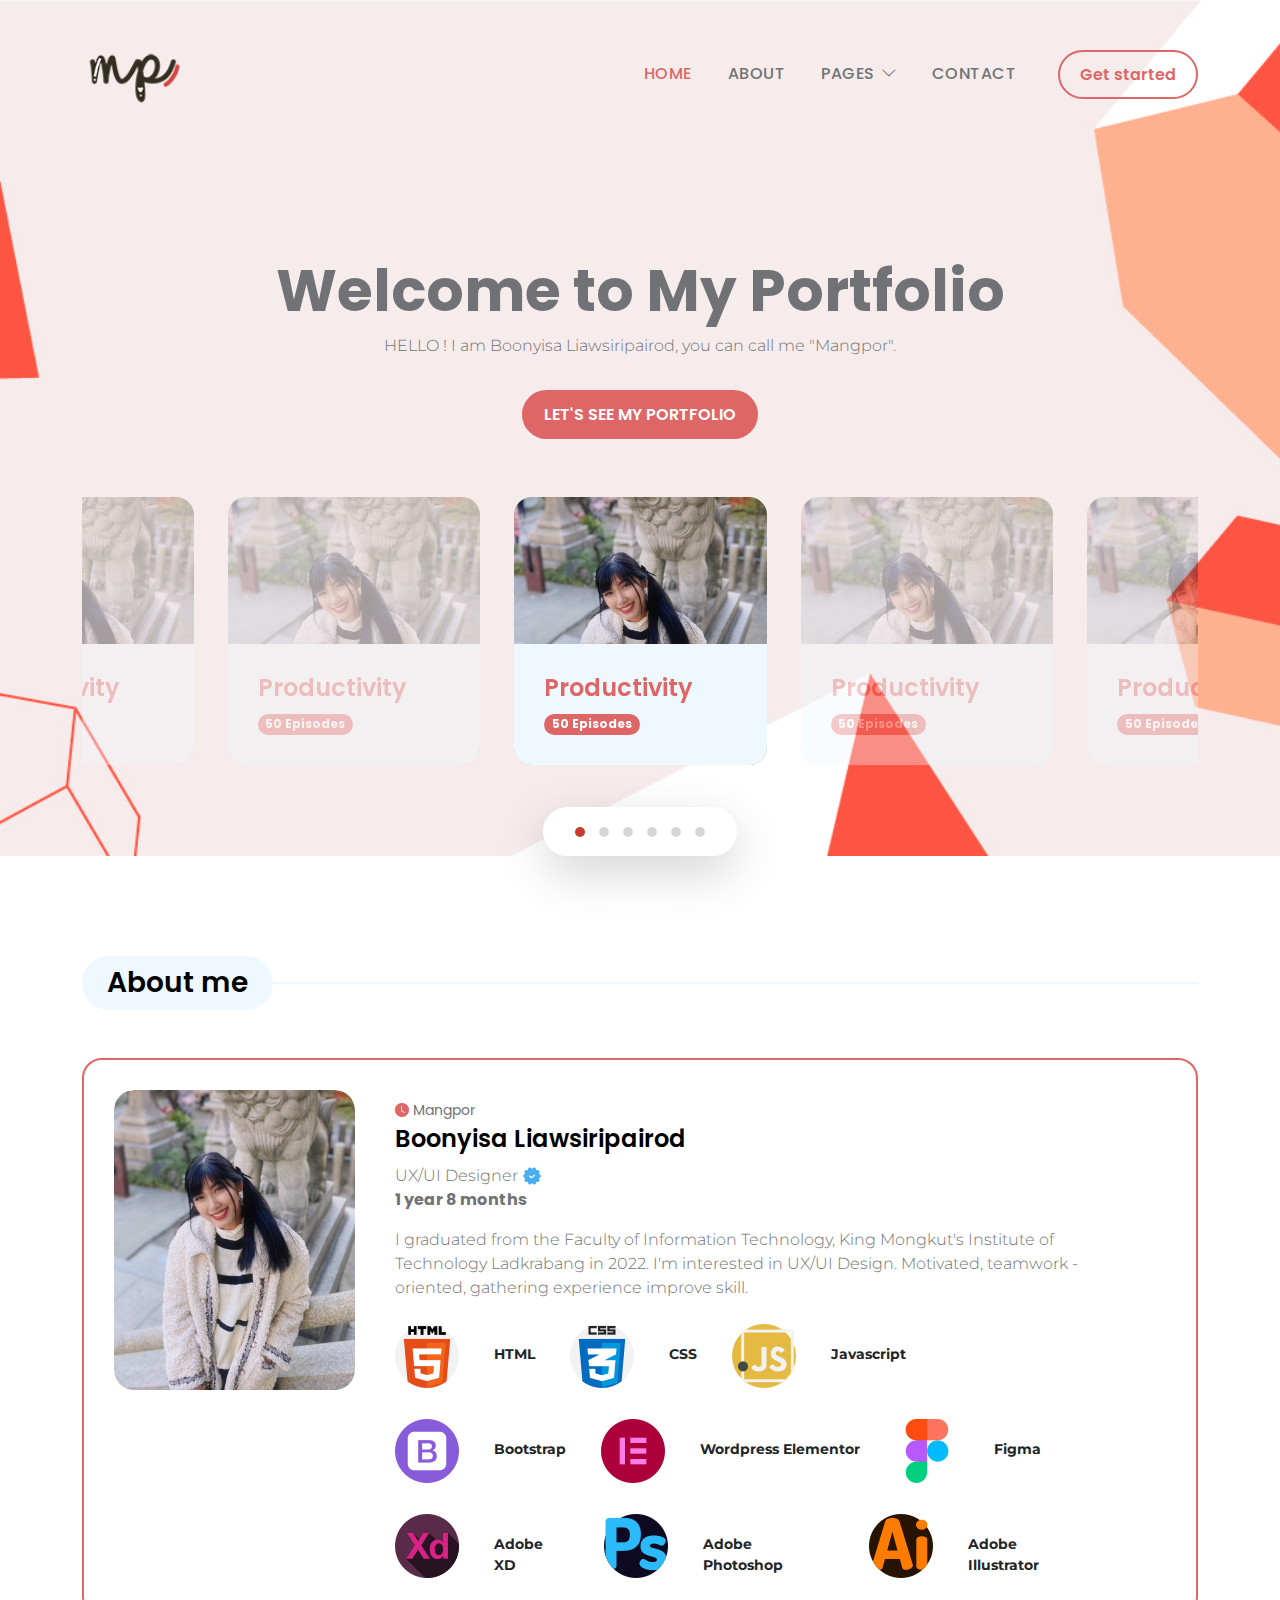
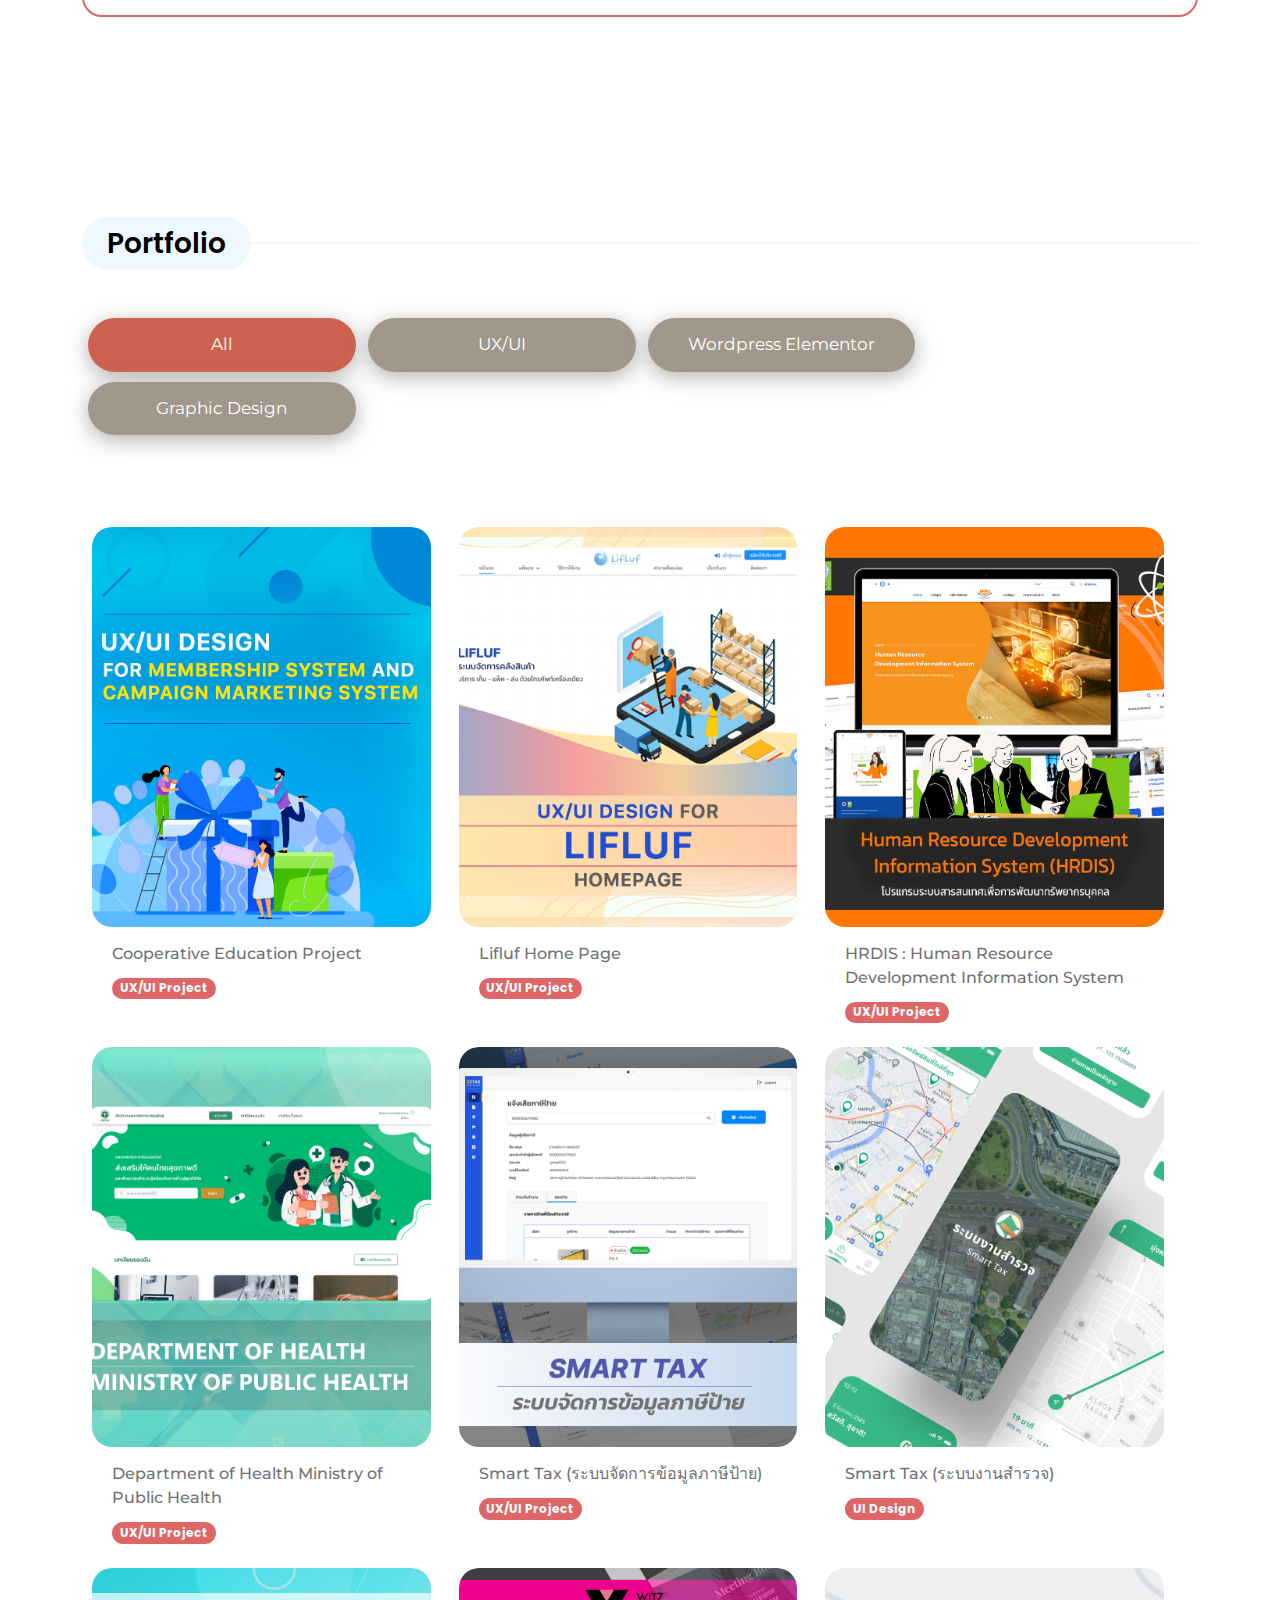
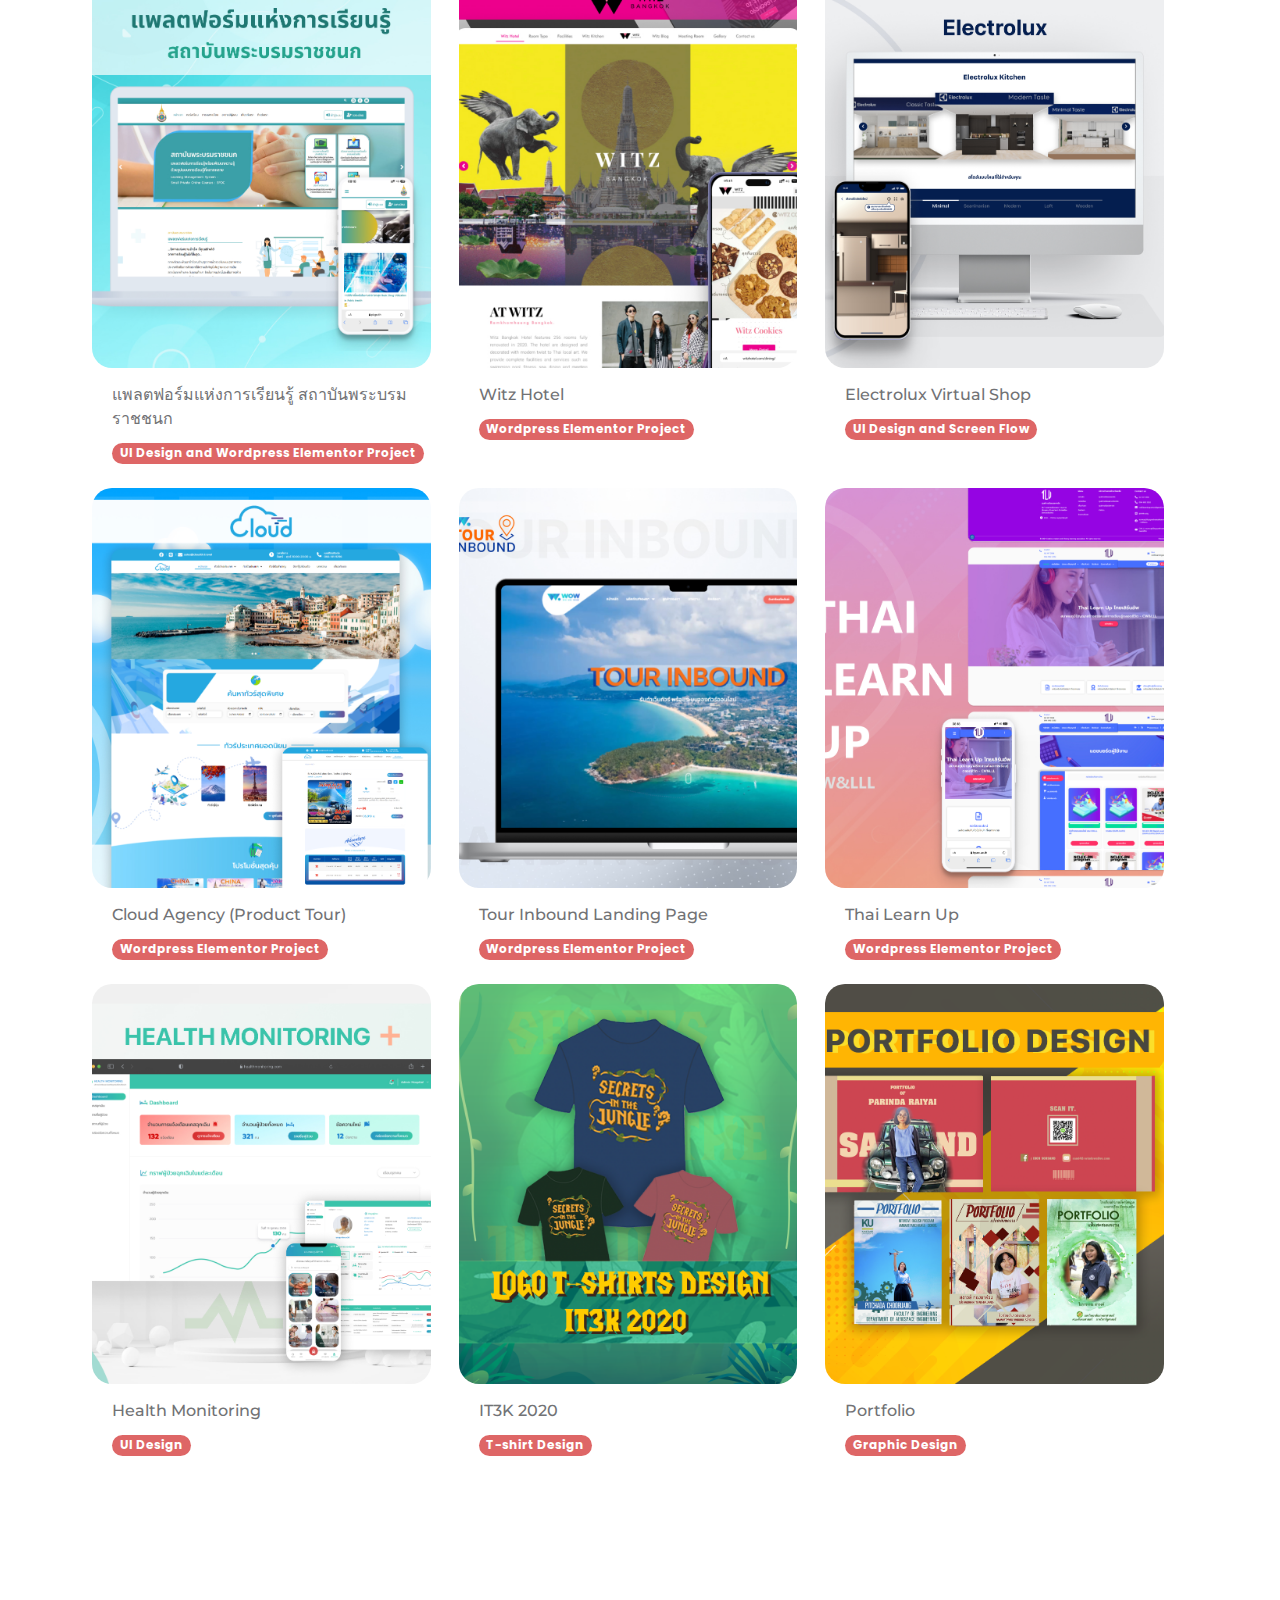
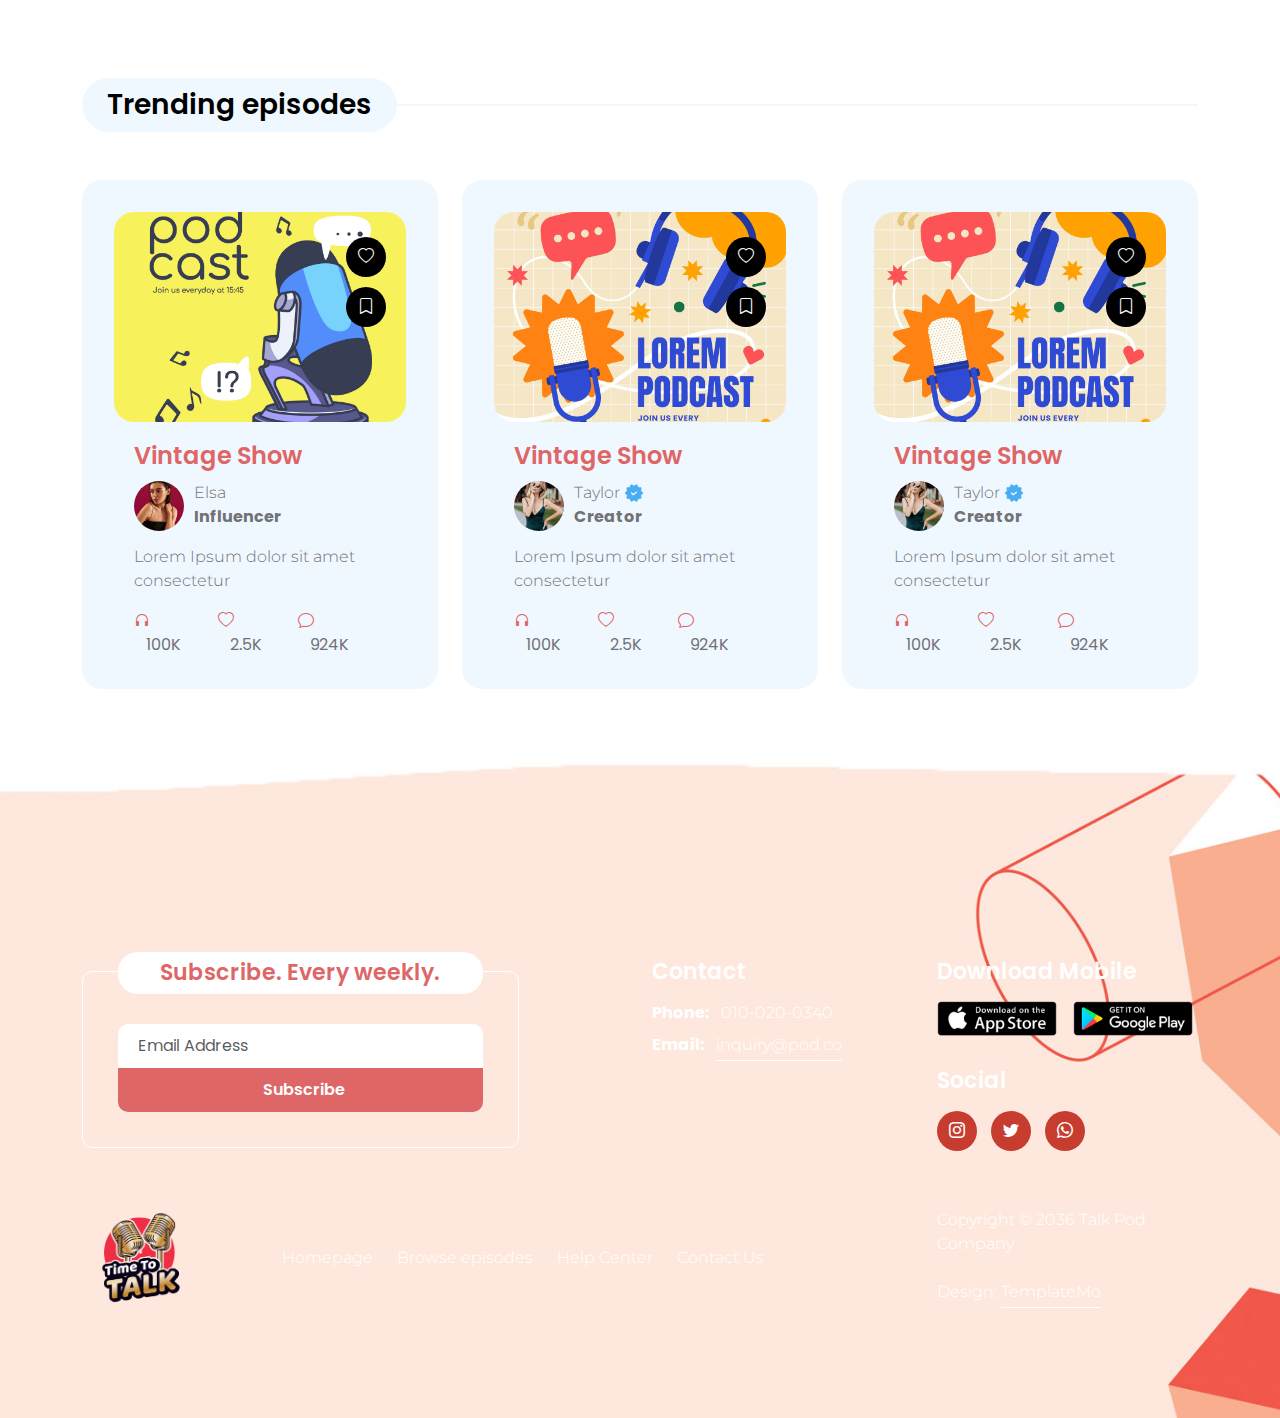
<file: index.html>
<!doctype html>
<html lang="en">

<head>
    <meta charset="utf-8">
    <meta name="viewport" content="width=device-width, initial-scale=1">

    <meta name="description" content="">
    <meta name="author" content="">

    <title>Boonyisa's Portfolio</title>

    <!-- CSS FILES -->
    <link rel="preconnect" href="https://fonts.googleapis.com">

    <link rel="preconnect" href="https://fonts.gstatic.com" crossorigin>
    <link rel="preconnect" href="https://fonts.googleapis.com">
    <link href="https://fonts.googleapis.com/css2?family=Poppins:ital,wght@0,100;0,200;0,300;0,400;0,500;0,600;0,700;0,800;0,900;1,100;1,200;1,300;1,400;1,500;1,600;1,700;1,800;1,900&display=swap" rel="stylesheet">
    <link
        href="https://fonts.googleapis.com/css2?family=Montserrat:wght@300;400&family=Sono:wght@200;300;400;500;700&display=swap"
        rel="stylesheet">

    <link rel="stylesheet" href="css/bootstrap.min.css">

    <link rel="stylesheet" href="css/bootstrap-icons.css">

    <link rel="stylesheet" href="css/owl.carousel.min.css">

    <link rel="stylesheet" href="css/owl.theme.default.min.css">

    <link href="css/templatemo-pod-talk.css" rel="stylesheet">
    <link rel="icon" type="image/x-icon" href="/images/favicon.ico">


    <!--

TemplateMo 584 Pod Talk

https://templatemo.com/tm-584-pod-talk

-->
</head>

<body>

    <main>

        <nav class="navbar navbar-expand-lg">
            <div class="container">
                <a class="navbar-brand me-lg-5 me-0" href="index.html">
                    <img src="images/logo.png" class="logo-image img-fluid" alt="templatemo pod talk">
                </a>

                <button class="navbar-toggler" type="button" data-bs-toggle="collapse" data-bs-target="#navbarNav"
                    aria-controls="navbarNav" aria-expanded="false" aria-label="Toggle navigation">
                    <span class="navbar-toggler-icon"></span>
                </button>

                <div class="collapse navbar-collapse" id="navbarNav">
                    <ul class="navbar-nav ms-lg-auto">
                        <li class="nav-item">
                            <a class="nav-link active" href="index.html">Home</a>
                        </li>

                        <li class="nav-item">
                            <a class="nav-link" href="about.html">About</a>
                        </li>

                        <li class="nav-item dropdown">
                            <a class="nav-link dropdown-toggle" href="#" id="navbarLightDropdownMenuLink" role="button"
                                data-bs-toggle="dropdown" aria-expanded="false">Pages</a>

                            <ul class="dropdown-menu dropdown-menu-light" aria-labelledby="navbarLightDropdownMenuLink">
                                <li><a class="dropdown-item" href="listing-page.html">Listing Page</a></li>

                                <li><a class="dropdown-item" href="detail-page.html">Detail Page</a></li>
                            </ul>
                        </li>

                        <li class="nav-item">
                            <a class="nav-link" href="contact.html">Contact</a>
                        </li>
                    </ul>

                    <div class="ms-4">
                        <a href="#section_3" class="btn custom-btn custom-border-btn smoothscroll">Get started</a>
                    </div>
                </div>
            </div>
        </nav>


        <section class="hero-section">
            <div class="container">
                <div class="row">

                    <div class="col-lg-12 col-12">
                        <div class="text-center mb-5 pb-2">
                            <h1 class="text_gray">Welcome to My Portfolio </h1>

                            <p class="text_gray">HELLO ! I am Boonyisa Liawsiripairod, you can call me "Mangpor".</p>

                            <a href="#section_2" class="btn custom-btn smoothscroll mt-3">LET'S SEE MY PORTFOLIO</a>
                        </div>

                        <div class="owl-carousel owl-theme">
                            <div class="owl-carousel-info-wrap item">
                                <div class="custom-block custom-block-overlay">
                                    <a href="detail-page.html" class="custom-block-image-wrap">
                                        <img src="images/image_me.jpg"
                                            class="owl-carousel-image img-fluid" alt="">
                                    </a>
        
                                    <div class="owl-carousel-info">
                                        <h5 class="mb-2">
                                            <a href="listing-page.html">
                                                Productivity
                                            </a>
                                        </h5>
        
                                        <p class="badge mb-0">50 Episodes</p>
                                    </div>
                                </div>

                        </div>

                            <div class="owl-carousel-info-wrap item">
                                <div class="custom-block custom-block-overlay">
                                    <a href="detail-page.html" class="custom-block-image-wrap">
                                        <img src="images/image_me.jpg"
                                            class="owl-carousel-image img-fluid" alt="">
                                    </a>
        
                                    <div class="owl-carousel-info">
                                        <h5 class="mb-2">
                                            <a href="listing-page.html">
                                                Productivity
                                            </a>
                                        </h5>
        
                                        <p class="badge mb-0">50 Episodes</p>
                                    </div>
                                </div>

                        </div>

                            <div class="owl-carousel-info-wrap item">
                                <div class="custom-block custom-block-overlay">
                                    <a href="detail-page.html" class="custom-block-image-wrap">
                                        <img src="images/image_me.jpg"
                                            class="owl-carousel-image img-fluid" alt="">
                                    </a>
        
                                    <div class="owl-carousel-info">
                                        <h5 class="mb-2">
                                            <a href="listing-page.html">
                                                Productivity
                                            </a>
                                        </h5>
        
                                        <p class="badge mb-0">50 Episodes</p>
                                    </div>
                                </div>

                        </div>

                            <div class="owl-carousel-info-wrap item">
                                <div class="custom-block custom-block-overlay">
                                    <a href="detail-page.html" class="custom-block-image-wrap">
                                        <img src="images/image_me.jpg"
                                            class="owl-carousel-image img-fluid" alt="">
                                    </a>
        
                                    <div class="owl-carousel-info">
                                        <h5 class="mb-2">
                                            <a href="listing-page.html">
                                                Productivity
                                            </a>
                                        </h5>
        
                                        <p class="badge mb-0">50 Episodes</p>
                                    </div>
                                </div>

                        </div>

                            <div class="owl-carousel-info-wrap item">
                                <div class="custom-block custom-block-overlay">
                                    <a href="detail-page.html" class="custom-block-image-wrap">
                                        <img src="images/image_me.jpg"
                                            class="owl-carousel-image img-fluid" alt="">
                                    </a>
        
                                    <div class="owl-carousel-info">
                                        <h5 class="mb-2">
                                            <a href="listing-page.html">
                                                Productivity
                                            </a>
                                        </h5>
        
                                        <p class="badge mb-0">50 Episodes</p>
                                    </div>
                                </div>

                        </div>

                            <div class="owl-carousel-info-wrap item">
                                    <div class="custom-block custom-block-overlay">
                                        <a href="detail-page.html" class="custom-block-image-wrap">
                                            <img src="images/image_me.jpg"
                                                class="owl-carousel-image img-fluid" alt="">
                                        </a>
            
                                        <div class="owl-carousel-info">
                                            <h5 class="mb-2">
                                                <a href="listing-page.html">
                                                    Productivity
                                                </a>
                                            </h5>
            
                                            <p class="badge mb-0">50 Episodes</p>
                                        </div>
                                    </div>

                            </div>
                        </div>
                    </div>

                </div>
            </div>
        </section>


        <section class="trending-podcast-section section-padding">
            <div class="container">
                <div class="row">

                    <div class="col-lg-12 col-12">
                        <div class="section-title-wrap mb-5">
                            <h4 class="section-title">About me</h4>
                        </div>
                    </div>

                </div>

                <div class="col-lg-12 col-12 mb-4 mb-lg-0">
                    <div class="custom-block d-flex">
                        <div class="">
                            <div class="custom-block-icon-wrap">
                                <img src="images/image_me.jpg" class="custom-block-image img-fluid"
                                    alt="">

                            </div>
                        </div>

                        <div class="custom-block-info">
                            <div class="custom-block-top d-flex mb-1">
                                <small class="me-4">
                                    <i class="bi-clock-fill custom-icon"></i>
                                    Mangpor
                                </small>
                            </div>

                            <h5 class="mb-2">
                                Boonyisa Liawsiripairod
                            </h5>

                            <div class="profile-block d-flex">
                                <p>
                                    UX/UI Designer
                                    <img src="images/verified.png" class="verified-image img-fluid" alt="">
                                    <strong>1 year 8 months</strong>
                                </p>
                            </div>

                            <p class="mb-0">I graduated from the Faculty of Information Technology, King Mongkut's
                                Institute of Technology Ladkrabang in 2022. I'm interested in UX/UI Design. Motivated,
                                teamwork - oriented, gathering experience improve skill.</p>

                            <div class="custom-block-bottom d-inline-flex justify-content-between mt-4">
                                <img src="images/html-5.png">
                                <span  class="skill_text">HTML</span>

                                <img src="images/css.png">
                                <span  class="skill_text">CSS</span>

                                <img src="images/javascript.png">
                                <span  class="skill_text">Javascript</span>

                            </div>

                            <div class="custom-block-bottom d-inline-flex  justify-content-between mt-4">
                              
                                <img src="images/bootstrap.png">
                                <span class="skill_text">Bootstrap</span>

                                <img src="images/elementor.png">
                                <span  class="skill_text">Wordpress Elementor</span>
                              
                                <img src="images/figma.png">
                                <span  class="skill_text">Figma</span>

                            </div>
                            
                            <div class="custom-block-bottom d-inline-flex  justify-content-between mt-4">

                                <img src="images/experience.png">
                                <span  class="skill_text">Adobe XD</span>

                                <img src="images/photoshop.png">
                                <span  class="skill_text">Adobe Photoshop</span>

                                <img src="images/illustrator.png">

                                <span  class="skill_text">Adobe Illustrator</span>

                            </div>
                        </div>

                    </div>
                </div>

            </div>
            </div>
        </section>
        <!-- <section class="latest-podcast-section section-padding pb-0" id="section_2">
                <div class="container">
                    <div class="row justify-content-center">

                        <div class="col-lg-12 col-12">
                            <div class="section-title-wrap mb-5">
                                <h4 class="section-title">Lastest episodes</h4>
                            </div>
                        </div>

                        <div class="col-lg-6 col-12 mb-4 mb-lg-0">
                            <div class="custom-block d-flex">
                                <div class="">
                                    <div class="custom-block-icon-wrap">
                                        <div class="section-overlay"></div>
                                        <a href="detail-page.html" class="custom-block-image-wrap">
                                            <img src="images/podcast/11683425_4790593.jpg" class="custom-block-image img-fluid" alt="">

                                            <a href="#" class="custom-block-icon">
                                                <i class="bi-play-fill"></i>
                                            </a>
                                        </a>
                                    </div>

                                    <div class="mt-2">
                                        <a href="#" class="btn custom-btn">
                                            Subscribe
                                        </a>
                                    </div>
                                </div>

                                <div class="custom-block-info">
                                    <div class="custom-block-top d-flex mb-1">
                                        <small class="me-4">
                                            <i class="bi-clock-fill custom-icon"></i>
                                            50 Minutes
                                        </small>

                                        <small>Episode <span class="badge">15</span></small>
                                    </div>

                                    <h5 class="mb-2">
                                        <a href="detail-page.html">
                                            Modern Vintage
                                        </a>
                                    </h5>

                                    <div class="profile-block d-flex">
                                        <img src="images/profile/woman-posing-black-dress-medium-shot.jpg" class="profile-block-image img-fluid" alt="">

                                        <p>
                                            Elsa
                                            <img src="images/verified.png" class="verified-image img-fluid" alt="">
                                            <strong>Influencer</strong></p>
                                    </div>

                                    <p class="mb-0">Lorem Ipsum dolor sit amet consectetur</p>

                                    <div class="custom-block-bottom d-flex justify-content-between mt-3">
                                        <a href="#" class="bi-headphones me-1">
                                            <span>120k</span>
                                        </a>

                                        <a href="#" class="bi-heart me-1">
                                            <span>42.5k</span>
                                        </a>

                                        <a href="#" class="bi-chat me-1">
                                            <span>11k</span>
                                        </a>

                                        <a href="#" class="bi-download">
                                            <span>50k</span>
                                        </a>
                                    </div>
                                </div>

                                <div class="d-flex flex-column ms-auto">
                                    <a href="#" class="badge ms-auto">
                                        <i class="bi-heart"></i>
                                    </a>

                                    <a href="#" class="badge ms-auto">
                                        <i class="bi-bookmark"></i>
                                    </a>
                                </div>
                            </div>
                        </div>

                        <div class="col-lg-6 col-12">
                            <div class="custom-block d-flex">
                                <div class="">
                                    <div class="custom-block-icon-wrap">
                                        <div class="section-overlay"></div>
                                        <a href="detail-page.html" class="custom-block-image-wrap">
                                            <img src="images/podcast/12577967_02.jpg" class="custom-block-image img-fluid" alt="">

                                            <a href="#" class="custom-block-icon">
                                                <i class="bi-play-fill"></i>
                                            </a>
                                        </a>
                                    </div>

                                    <div class="mt-2">
                                        <a href="#" class="btn custom-btn">
                                            Subscribe
                                        </a>
                                    </div>
                                </div>

                                <div class="custom-block-info">
                                    <div class="custom-block-top d-flex mb-1">
                                        <small class="me-4">
                                            <i class="bi-clock-fill custom-icon"></i>
                                            15 Minutes
                                        </small>

                                        <small>Episode <span class="badge">45</span></small>
                                    </div>

                                    <h5 class="mb-2">
                                        <a href="detail-page.html">
                                            Daily Talk
                                        </a>
                                    </h5>

                                    <div class="profile-block d-flex">
                                        <img src="images/profile/handsome-asian-man-listening-music-through-headphones.jpg" class="profile-block-image img-fluid" alt="">

                                        <p>William
                                            <strong>Vlogger</strong></p>
                                    </div>

                                    <p class="mb-0">Lorem Ipsum dolor sit amet consectetur</p>

                                    <div class="custom-block-bottom d-flex justify-content-between mt-3">
                                        <a href="#" class="bi-headphones me-1">
                                            <span>140k</span>
                                        </a>

                                        <a href="#" class="bi-heart me-1">
                                            <span>22.4k</span>
                                        </a>

                                        <a href="#" class="bi-chat me-1">
                                            <span>16k</span>
                                        </a>

                                        <a href="#" class="bi-download">
                                            <span>62k</span>
                                        </a>
                                    </div>
                                </div>

                                <div class="d-flex flex-column ms-auto">
                                    <a href="#" class="badge ms-auto">
                                        <i class="bi-heart"></i>
                                    </a>

                                    <a href="#" class="badge ms-auto">
                                        <i class="bi-bookmark"></i>
                                    </a>
                                </div>
                            </div>
                        </div>

                    </div>
                </div>
            </section> -->

        <section class="topics-section section-padding pb-0" id="section_3">
            <div class="container">
                <div class="row">

                    <div class="col-lg-12 col-12">
                        <div class="section-title-wrap mb-5">
                            <h4 class="section-title">Portfolio</h4>
                        </div>
                    </div>

                    <div style="margin-bottom: -20px;">
                    <button class="tablink" onclick="openPage('All', this, '#cd6150')" id="defaultOpen">All</button>
                    <button class="tablink" onclick="openPage('UXUI', this, '#4ca172')" >UX/UI</button>
                    <button class="tablink" onclick="openPage('Wordpress', this, '#0089ff')">Wordpress Elementor</button>
                    <button class="tablink" onclick="openPage('Graphic', this, '#ffa500')">Graphic Design</button>
                    </div>
                    <div id="All" class="tabcontent row justify-content-center">
    
                        <div class="col-lg-4 col-md-6 col-12 mb-4 mb-lg-0">
                            <div class="custom-block custom-block-overlay">
                                <a href="detail-page.html" class="custom-block-image-wrap">
                                    <img src="images/work/work1.png"
                                        class="custom-block-image img-fluid" alt="">
                                </a>
    
                                <div class="custom-block-info custom-block-overlay-info">
                                    <p class="mb-1 title_work">
                                        <a href="listing-page.html">
                                            Cooperative Education Project
                                        </a>
                                    </p>
    
                                    <p class="badge mb-0 mt-2">UX/UI Project</p>
                                </div>
                            </div>
                        </div>
    
                        <div class="col-lg-4 col-md-6 col-12 mb-4 mb-lg-0">
                            <div class="custom-block custom-block-overlay">
                                <a href="detail-page.html" class="custom-block-image-wrap">
                                    <img src="images/work/work2.png"
                                        class="custom-block-image img-fluid" alt="">
                                </a>
    
                                <div class="custom-block-info custom-block-overlay-info">
                                    <p class="mb-1 title_work">
                                        <a href="listing-page.html">
                                        Lifluf Home Page
                                        </a>
                                    </p>
    
                                    <p class="badge mb-0 mt-2">UX/UI Project</p>
                                </div>
                            </div>
                        </div>
    
    
    
                        <div class="col-lg-4 col-md-6 col-12 mb-4 mb-lg-0">
                            <div class="custom-block custom-block-overlay">
                                <a href="detail-page.html" class="custom-block-image-wrap">
                                    <img src="images/work/work8.jpg"
                                        class="custom-block-image img-fluid" alt="">
                                </a>
    
                                <div class="custom-block-info custom-block-overlay-info">
                                    <p class="mb-1 title_work">
                                        <a href="listing-page.html">
                                        HRDIS : Human Resource Development Information System
                                        </a>
                                    </p>
    
                                    <p class="badge mb-0 mt-2">UX/UI Project</p>
                                </div>
                            </div>
                        </div>
    
    
                        <div class="col-lg-4 col-md-6 col-12 mb-4 mb-lg-0">
                            <div class="custom-block custom-block-overlay">
                                <a href="detail-page.html" class="custom-block-image-wrap">
                                    <img src="images/work/work16.jpg"
                                        class="custom-block-image img-fluid" alt="">
                                </a>
    
                                <div class="custom-block-info custom-block-overlay-info">
                                    <p class="mb-1 title_work">
                                        <a href="listing-page.html">
                                        Department of Health Ministry of Public Health
                                        </a>
                                    </p>
    
                                    <p class="badge mb-0 mt-2">UX/UI Project</p>
                                </div>
                            </div>
                        </div>
                        <div class="col-lg-4 col-md-6 col-12 mb-4 mb-lg-0">
                            <div class="custom-block custom-block-overlay">
                                <a href="detail-page.html" class="custom-block-image-wrap">
                                    <img src="images/work/work15.jpg"
                                        class="custom-block-image img-fluid" alt="">
                                </a>
    
                                <div class="custom-block-info custom-block-overlay-info">
                                    <p class="mb-1 title_work">
                                        <a href="listing-page.html">
                                        Smart Tax (ระบบจัดการข้อมูลภาษีป้าย)
                                        </a>
                                    </p>
    
                                    <p class="badge mb-0 mt-2">UX/UI Project</p>
                                </div>
                            </div>
                        </div>
                        <div class="col-lg-4 col-md-6 col-12 mb-4 mb-lg-0">
                            <div class="custom-block custom-block-overlay">
                                <a href="detail-page.html" class="custom-block-image-wrap">
                                    <img src="images/work/work14.jpg"
                                        class="custom-block-image img-fluid" alt="">
                                </a>
    
                                <div class="custom-block-info custom-block-overlay-info">
                                    <p class="mb-1 title_work">
                                        <a href="listing-page.html">
                                        Smart Tax (ระบบงานสำรวจ)
                                        </a>
                                    </p>
    
                                    <p class="badge mb-0 mt-2">UI Design</p>
                                </div>
                            </div>
                        </div>
                        <div class="col-lg-4 col-md-6 col-12 mb-4 mb-lg-0">
                            <div class="custom-block custom-block-overlay">
                                <a href="detail-page.html" class="custom-block-image-wrap">
                                    <img src="images/work/work17.jpg"
                                        class="custom-block-image img-fluid" alt="">
                                </a>
    
                                <div class="custom-block-info custom-block-overlay-info">
                                    <p class="mb-1 title_work">
                                        <a href="listing-page.html">
                                        แพลตฟอร์มแห่งการเรียนรู้ สถาบันพระบรมราชชนก
                                        </a>
                                    </p>
    
                                    <p class="badge mb-0 mt-2">UI Design and Wordpress Elementor Project</p>
                                </div>
                            </div>
                        </div>
                        <div class="col-lg-4 col-md-6 col-12 mb-4 mb-lg-0">
                            <div class="custom-block custom-block-overlay">
                                <a href="detail-page.html" class="custom-block-image-wrap">
                                    <img src="images/work/work9.jpg"
                                        class="custom-block-image img-fluid" alt="">
                                </a>
    
                                <div class="custom-block-info custom-block-overlay-info">
                                    <p class="mb-1 title_work">
                                        <a href="listing-page.html">
                                        Witz Hotel
                                        </a>
                                    </p>
    
                                    <p class="badge mb-0 mt-2">Wordpress Elementor Project</p>
                                </div>
                            </div>
                        </div>
                        <div class="col-lg-4 col-md-6 col-12 mb-4 mb-lg-0">
                            <div class="custom-block custom-block-overlay">
                                <a href="detail-page.html" class="custom-block-image-wrap">
                                    <img src="images/work/work10.jpg"
                                        class="custom-block-image img-fluid" alt="">
                                </a>
    
                                <div class="custom-block-info custom-block-overlay-info">
                                    <p class="mb-1 title_work">
                                        <a href="listing-page.html">
                                        Electrolux Virtual Shop
                                        </a>
                                    </p>
    
                                    <p class="badge mb-0 mt-2">UI Design and Screen Flow</p>
                                </div>
                            </div>
                        </div>
                        <div class="col-lg-4 col-md-6 col-12 mb-4 mb-lg-0">
                            <div class="custom-block custom-block-overlay">
                                <a href="detail-page.html" class="custom-block-image-wrap">
                                    <img src="images/work/work11.jpg"
                                        class="custom-block-image img-fluid" alt="">
                                </a>
    
                                <div class="custom-block-info custom-block-overlay-info">
                                    <p class="mb-1 title_work">
                                        <a href="listing-page.html">
                                        Cloud Agency (Product Tour)
                                        </a>
                                    </p>
    
                                    <p class="badge mb-0 mt-2">Wordpress Elementor Project</p>
                                </div>
                            </div>
                        </div>
    
                        <div class="col-lg-4 col-md-6 col-12 mb-4 mb-lg-0">
                            <div class="custom-block custom-block-overlay">
                                <a href="detail-page.html" class="custom-block-image-wrap">
                                    <img src="images/work/work12.jpg"
                                        class="custom-block-image img-fluid" alt="">
                                </a>
    
                                <div class="custom-block-info custom-block-overlay-info">
                                    <p class="mb-1 title_work">
                                        <a href="listing-page.html">
                                        Tour Inbound Landing Page
                                        </a>
                                    </p>
    
                                    <p class="badge mb-0 mt-2">Wordpress Elementor Project</p>
                                </div>
                            </div>
                        </div>
    
                        <div class="col-lg-4 col-md-6 col-12 mb-4 mb-lg-0">
                            <div class="custom-block custom-block-overlay">
                                <a href="detail-page.html" class="custom-block-image-wrap">
                                    <img src="images/work/work18.jpg"
                                        class="custom-block-image img-fluid" alt="">
                                </a>
    
                                <div class="custom-block-info custom-block-overlay-info">
                                    <p class="mb-1 title_work">
                                        <a href="listing-page.html">
                                        Thai Learn Up
                                        </a>
                                    </p>
    
                                    <p class="badge mb-0 mt-2">Wordpress Elementor Project</p>
                                </div>
                            </div>
                        </div>

                        <div class="col-lg-4 col-md-6 col-12 mb-4 mb-lg-0">
                            <div class="custom-block custom-block-overlay">
                                <a href="detail-page.html" class="custom-block-image-wrap">
                                    <img src="images/work/work13.jpg"
                                        class="custom-block-image img-fluid" alt="">
                                </a>
    
                                <div class="custom-block-info custom-block-overlay-info">
                                    <p class="mb-1 title_work">
                                        <a href="listing-page.html">
                                        Health Monitoring
                                        </a>
                                    </p>
    
                                    <p class="badge mb-0 mt-2">UI Design</p>
                                </div>
                            </div>
                        </div>
    
                            
                        <div class="col-lg-4 col-md-6 col-12 mb-4 mb-lg-0">
                            <div class="custom-block custom-block-overlay">
                                <a href="detail-page.html" class="custom-block-image-wrap">
                                    <img src="images/work/work4.png"
                                        class="custom-block-image img-fluid" alt="">
                                </a>
    
                                <div class="custom-block-info custom-block-overlay-info">
                                    <p class="mb-1 title_work">
                                        <a href="listing-page.html">
                                        IT3K 2020 
                                        </a>
                                    </p>
    
                                    <p class="badge mb-0 mt-2">T-shirt Design</p>
                                </div>
                            </div>
                        </div>

                        <div class="col-lg-4 col-md-6 col-12 mb-4 mb-lg-0">
                            <div class="custom-block custom-block-overlay">
                                <a href="detail-page.html" class="custom-block-image-wrap">
                                    <img src="images/work/work5.png"
                                        class="custom-block-image img-fluid" alt="">
                                </a>
    
                                <div class="custom-block-info custom-block-overlay-info">
                                    <p class="mb-1 title_work">
                                        <a href="listing-page.html">
                                        Portfolio
                                        </a>
                                    </p>
    
                                    <p class="badge mb-0 mt-2">Graphic Design</p>
                                </div>
                            </div>
                        </div>
                

                    </div>

                    <div id="UXUI" class="tabcontent">
                    <h3>News</h3>
                    <p>Some news this fine day!</p> 
                    </div>

                    <div id="Wordpress" class="tabcontent">
                    <h3>Contact</h3>
                    <p>Get in touch, or swing by for a cup of coffee.</p>
                    </div>

                    <div id="Graphic" class="tabcontent row">
                        <div class="col-lg-4 col-md-6 col-12 mb-4 mb-lg-0">
                            <div class="custom-block custom-block-overlay">
                                <a href="detail-page.html" class="custom-block-image-wrap">
                                    <img src="images/work/work5.png"
                                        class="custom-block-image img-fluid" alt="">
                                </a>
    
                                <div class="custom-block-info custom-block-overlay-info">
                                    <p class="mb-1 title_work">
                                        <a href="listing-page.html">
                                        Portfolio
                                        </a>
                                    </p>
    
                                    <p class="badge mb-0 mt-2">Graphic Design</p>
                                </div>
                            </div>
                        </div>
                     </div>

                </div>
            </div>
        </section>


        <section class="trending-podcast-section section-padding">
            <div class="container">
                <div class="row">

                    <div class="col-lg-12 col-12">
                        <div class="section-title-wrap mb-5">
                            <h4 class="section-title">Trending episodes</h4>
                        </div>
                    </div>

                    <div class="col-lg-4 col-12 mb-4 mb-lg-0">
                        <div class="custom-block custom-block-full">
                            <div class="custom-block-image-wrap">
                                <a href="detail-page.html">
                                    <img src="images/podcast/27376480_7326766.jpg" class="custom-block-image img-fluid"
                                        alt="">
                                </a>
                            </div>

                            <div class="custom-block-info">
                                <h5 class="mb-2">
                                    <a href="detail-page.html">
                                        Vintage Show
                                    </a>
                                </h5>

                                <div class="profile-block d-flex">
                                    <img src="images/profile/woman-posing-black-dress-medium-shot.jpg"
                                        class="profile-block-image img-fluid" alt="">

                                    <p>Elsa
                                        <strong>Influencer</strong>
                                    </p>
                                </div>

                                <p class="mb-0">Lorem Ipsum dolor sit amet consectetur</p>

                                <div class="custom-block-bottom d-flex justify-content-between mt-3">
                                    <a href="#" class="bi-headphones me-1">
                                        <span>100k</span>
                                    </a>

                                    <a href="#" class="bi-heart me-1">
                                        <span>2.5k</span>
                                    </a>

                                    <a href="#" class="bi-chat me-1">
                                        <span>924k</span>
                                    </a>
                                </div>
                            </div>

                            <div class="social-share d-flex flex-column ms-auto">
                                <a href="#" class="badge ms-auto">
                                    <i class="bi-heart"></i>
                                </a>

                                <a href="#" class="badge ms-auto">
                                    <i class="bi-bookmark"></i>
                                </a>
                            </div>
                        </div>
                    </div>

                    <div class="col-lg-4 col-12 mb-4 mb-lg-0">
                        <div class="custom-block custom-block-full">
                            <div class="custom-block-image-wrap">
                                <a href="detail-page.html">
                                    <img src="images/podcast/27670664_7369753.jpg" class="custom-block-image img-fluid"
                                        alt="">
                                </a>
                            </div>

                            <div class="custom-block-info">
                                <h5 class="mb-2">
                                    <a href="detail-page.html">
                                        Vintage Show
                                    </a>
                                </h5>

                                <div class="profile-block d-flex">
                                    <img src="images/profile/cute-smiling-woman-outdoor-portrait.jpg"
                                        class="profile-block-image img-fluid" alt="">

                                    <p>
                                        Taylor
                                        <img src="images/verified.png" class="verified-image img-fluid" alt="">
                                        <strong>Creator</strong>
                                    </p>
                                </div>

                                <p class="mb-0">Lorem Ipsum dolor sit amet consectetur</p>

                                <div class="custom-block-bottom d-flex justify-content-between mt-3">
                                    <a href="#" class="bi-headphones me-1">
                                        <span>100k</span>
                                    </a>

                                    <a href="#" class="bi-heart me-1">
                                        <span>2.5k</span>
                                    </a>

                                    <a href="#" class="bi-chat me-1">
                                        <span>924k</span>
                                    </a>
                                </div>
                            </div>

                            <div class="social-share d-flex flex-column ms-auto">
                                <a href="#" class="badge ms-auto">
                                    <i class="bi-heart"></i>
                                </a>

                                <a href="#" class="badge ms-auto">
                                    <i class="bi-bookmark"></i>
                                </a>
                            </div>
                        </div>
                    </div>

                    <div class="col-lg-4 col-12 mb-4 mb-lg-0">
                        <div class="custom-block custom-block-full">
                            <div class="custom-block-image-wrap">
                                <a href="detail-page.html">
                                    <img src="images/podcast/27670664_7369753.jpg" class="custom-block-image img-fluid"
                                        alt="">
                                </a>
                            </div>

                            <div class="custom-block-info">
                                <h5 class="mb-2">
                                    <a href="detail-page.html">
                                        Vintage Show
                                    </a>
                                </h5>

                                <div class="profile-block d-flex">
                                    <img src="images/profile/cute-smiling-woman-outdoor-portrait.jpg"
                                        class="profile-block-image img-fluid" alt="">

                                    <p>
                                        Taylor
                                        <img src="images/verified.png" class="verified-image img-fluid" alt="">
                                        <strong>Creator</strong>
                                    </p>
                                </div>

                                <p class="mb-0">Lorem Ipsum dolor sit amet consectetur</p>

                                <div class="custom-block-bottom d-flex justify-content-between mt-3">
                                    <a href="#" class="bi-headphones me-1">
                                        <span>100k</span>
                                    </a>

                                    <a href="#" class="bi-heart me-1">
                                        <span>2.5k</span>
                                    </a>

                                    <a href="#" class="bi-chat me-1">
                                        <span>924k</span>
                                    </a>
                                </div>
                            </div>

                            <div class="social-share d-flex flex-column ms-auto">
                                <a href="#" class="badge ms-auto">
                                    <i class="bi-heart"></i>
                                </a>

                                <a href="#" class="badge ms-auto">
                                    <i class="bi-bookmark"></i>
                                </a>
                            </div>
                        </div>
                    </div>

                </div>
            </div>
        </section>
    </main>


    <footer class="site-footer">
        <div class="container">
            <div class="row">

                <div class="col-lg-6 col-12 mb-5 mb-lg-0">
                    <div class="subscribe-form-wrap">
                        <h6>Subscribe. Every weekly.</h6>

                        <form class="custom-form subscribe-form" action="#" method="get" role="form">
                            <input type="email" name="subscribe-email" id="subscribe-email" pattern="[^ @]*@[^ @]*"
                                class="form-control" placeholder="Email Address" required="">

                            <div class="col-lg-12 col-12">
                                <button type="submit" class="form-control" id="submit">Subscribe</button>
                            </div>
                        </form>
                    </div>
                </div>

                <div class="col-lg-3 col-md-6 col-12 mb-4 mb-md-0 mb-lg-0">
                    <h6 class="site-footer-title mb-3">Contact</h6>

                    <p class="mb-2"><strong class="d-inline me-2">Phone:</strong> 010-020-0340</p>

                    <p>
                        <strong class="d-inline me-2">Email:</strong>
                        <a href="#">inquiry@pod.co</a>
                    </p>
                </div>

                <div class="col-lg-3 col-md-6 col-12">
                    <h6 class="site-footer-title mb-3">Download Mobile</h6>

                    <div class="site-footer-thumb mb-4 pb-2">
                        <div class="d-flex flex-wrap">
                            <a href="#">
                                <img src="images/app-store.png" class="me-3 mb-2 mb-lg-0 img-fluid" alt="">
                            </a>

                            <a href="#">
                                <img src="images/play-store.png" class="img-fluid" alt="">
                            </a>
                        </div>
                    </div>

                    <h6 class="site-footer-title mb-3">Social</h6>

                    <ul class="social-icon">
                        <li class="social-icon-item">
                            <a href="#" class="social-icon-link bi-instagram"></a>
                        </li>

                        <li class="social-icon-item">
                            <a href="#" class="social-icon-link bi-twitter"></a>
                        </li>

                        <li class="social-icon-item">
                            <a href="#" class="social-icon-link bi-whatsapp"></a>
                        </li>
                    </ul>
                </div>

            </div>
        </div>

        <div class="container pt-5">
            <div class="row align-items-center">

                <div class="col-lg-2 col-md-3 col-12">
                    <a class="navbar-brand" href="index.html">
                        <img src="images/pod-talk-logo.png" class="logo-image img-fluid" alt="templatemo pod talk">
                    </a>
                </div>

                <div class="col-lg-7 col-md-9 col-12">
                    <ul class="site-footer-links">
                        <li class="site-footer-link-item">
                            <a href="#" class="site-footer-link">Homepage</a>
                        </li>

                        <li class="site-footer-link-item">
                            <a href="#" class="site-footer-link">Browse episodes</a>
                        </li>

                        <li class="site-footer-link-item">
                            <a href="#" class="site-footer-link">Help Center</a>
                        </li>

                        <li class="site-footer-link-item">
                            <a href="#" class="site-footer-link">Contact Us</a>
                        </li>
                    </ul>
                </div>

                <div class="col-lg-3 col-12">
                    <p class="copyright-text mb-0">Copyright © 2036 Talk Pod Company
                        <br><br>
                        Design: <a rel="nofollow" href="https://templatemo.com/page/1" target="_parent">TemplateMo</a>
                    </p>
                </div>
            </div>
        </div>
    </footer>


    <!-- JAVASCRIPT FILES -->
    <script src="js/jquery.min.js"></script>
    <script src="js/bootstrap.bundle.min.js"></script>
    <script src="js/owl.carousel.min.js"></script>
    <script src="js/custom.js"></script>
    <script>
        function openPage(pageName,elmnt,color) {
          var i, tabcontent, tablinks;
          tabcontent = document.getElementsByClassName("tabcontent");
          for (i = 0; i < tabcontent.length; i++) {
            tabcontent[i].style.display = "none";
            tabcontent[i].style.transition = "ease 2s;";
          }
          tablinks = document.getElementsByClassName("tablink");
          for (i = 0; i < tablinks.length; i++) {
            tablinks[i].style.backgroundColor = "";
          }
          document.getElementById(pageName).style.display = "inline-flex";
          elmnt.style.backgroundColor = color;
        }
        
        // Get the element with id="defaultOpen" and click on it
        document.getElementById("defaultOpen").click();
        </script>

</body>

</html>
</file>
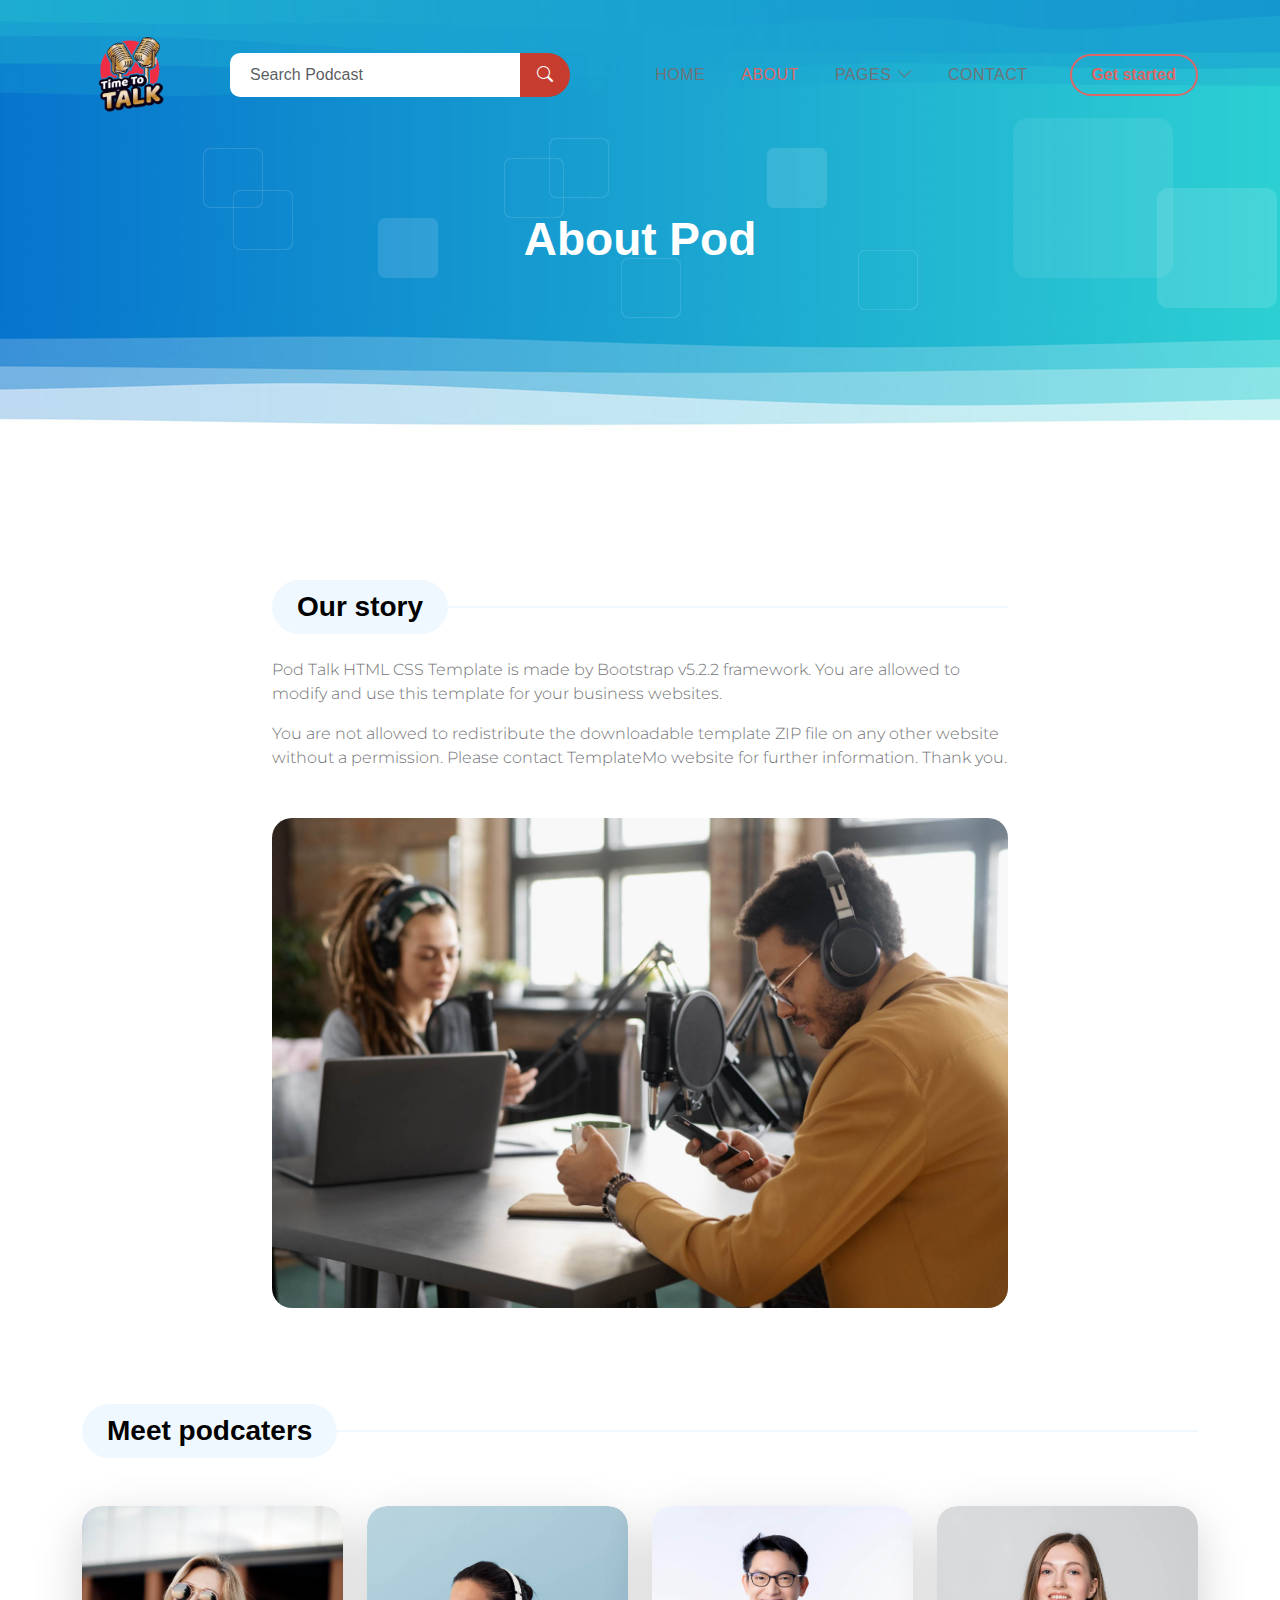
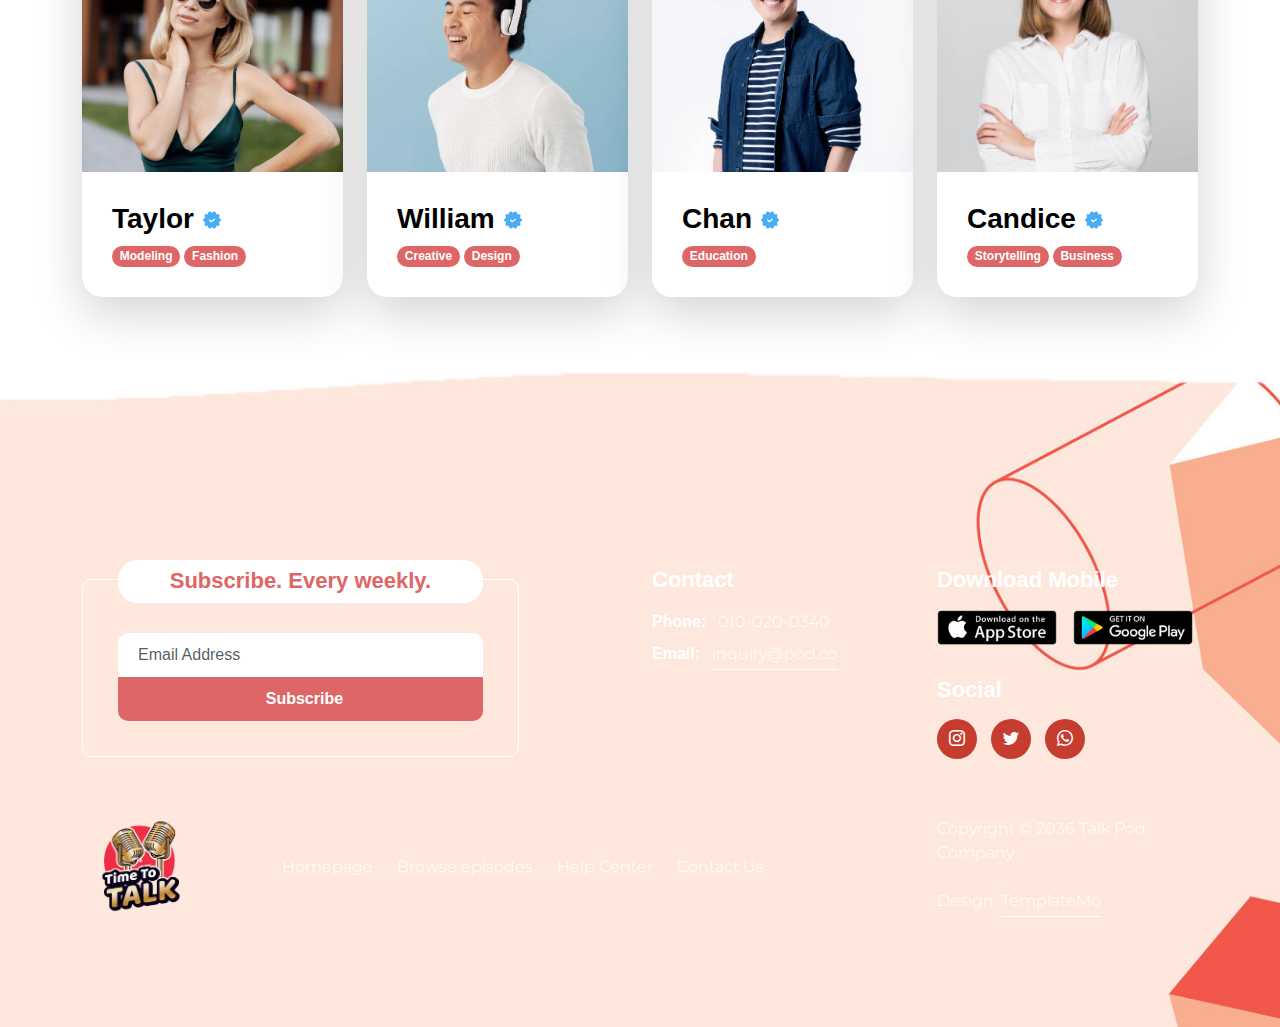
<file: about.html>
<!doctype html>
<html lang="en">
    <head>
        <meta charset="utf-8">
        <meta name="viewport" content="width=device-width, initial-scale=1">

        <meta name="description" content="">
        <meta name="author" content="">

        <title>Pod Talk - About Page</title>

        <!-- CSS FILES -->        
        <link rel="preconnect" href="https://fonts.googleapis.com">
        
        <link rel="preconnect" href="https://fonts.gstatic.com" crossorigin>

        <link href="https://fonts.googleapis.com/css2?family=Montserrat:wght@300;400&family=Sono:wght@200;300;400;500;700&display=swap" rel="stylesheet">
                        
        <link rel="stylesheet" href="css/bootstrap.min.css">

        <link rel="stylesheet" href="css/bootstrap-icons.css">

        <link rel="stylesheet" href="css/owl.carousel.min.css">
        
        <link rel="stylesheet" href="css/owl.theme.default.min.css">

        <link href="css/templatemo-pod-talk.css" rel="stylesheet">
<!--

TemplateMo 584 Pod Talk

https://templatemo.com/tm-584-pod-talk

-->
    </head>
    
    <body>

        <main>

            <nav class="navbar navbar-expand-lg">
                <div class="container">
                    <a class="navbar-brand me-lg-5 me-0" href="index.html">
                        <img src="images/pod-talk-logo.png" class="logo-image img-fluid" alt="templatemo pod talk">
                    </a>

                    <form action="#" method="get" class="custom-form search-form flex-fill me-3" role="search">
                        <div class="input-group input-group-lg">    
                            <input name="search" type="search" class="form-control" id="search" placeholder="Search Podcast" aria-label="Search">

                            <button type="submit" class="form-control" id="submit">
                                <i class="bi-search"></i>
                            </button>
                        </div>
                    </form>
    
                    <button class="navbar-toggler" type="button" data-bs-toggle="collapse" data-bs-target="#navbarNav" aria-controls="navbarNav" aria-expanded="false" aria-label="Toggle navigation">
                        <span class="navbar-toggler-icon"></span>
                    </button>
    
                    <div class="collapse navbar-collapse" id="navbarNav">
                        <ul class="navbar-nav ms-lg-auto">
                            <li class="nav-item">
                                <a class="nav-link" href="index.html">Home</a>
                            </li>

                            <li class="nav-item">
                                <a class="nav-link active" href="about.html">About</a>
                            </li>

                            <li class="nav-item dropdown">
                                <a class="nav-link dropdown-toggle" href="#" id="navbarLightDropdownMenuLink" role="button" data-bs-toggle="dropdown" aria-expanded="false">Pages</a>

                                <ul class="dropdown-menu dropdown-menu-light" aria-labelledby="navbarLightDropdownMenuLink">
                                    <li><a class="dropdown-item" href="listing-page.html">Listing Page</a></li>

                                    <li><a class="dropdown-item" href="detail-page.html">Detail Page</a></li>
                                </ul>
                            </li>
    
                            <li class="nav-item">
                                <a class="nav-link" href="contact.html">Contact</a>
                            </li>
                        </ul>

                        <div class="ms-4">
                            <a href="#section_2" class="btn custom-btn custom-border-btn smoothscroll">Get started</a>
                        </div>
                    </div>
                </div>
            </nav>


            <header class="site-header d-flex flex-column justify-content-center align-items-center">
                <div class="container">
                    <div class="row">

                        <div class="col-lg-12 col-12 text-center">

                            <h2 class="mb-0">About Pod</h2>
                        </div>

                    </div>
                </div>
            </header>
            

            <section class="about-section section-padding" id="section_2">
                <div class="container">
                    <div class="row">

                        <div class="col-lg-8 col-12 mx-auto">
                            <div class="pb-5 mb-5">
                                <div class="section-title-wrap mb-4">
                                    <h4 class="section-title">Our story</h4>
                                </div>

                                <p>Pod Talk HTML CSS Template is made by Bootstrap v5.2.2 framework. You are allowed to modify and use this template for your business websites.</p>

                                <p>You are not allowed to redistribute the downloadable template ZIP file on any other website without a permission. Please contact TemplateMo website for further information. Thank you.</p>

                                <img src="images/medium-shot-young-people-recording-podcast.jpg" class="about-image mt-5 img-fluid" alt="">
                            </div>
                        </div>

                        <div class="col-lg-12 col-12">
                            <div class="section-title-wrap mb-5">
                                <h4 class="section-title">Meet podcaters</h4>
                            </div>
                        </div>
                        
                        <div class="col-lg-3 col-md-6 col-12 mb-4 mb-lg-0">
                            <div class="team-thumb bg-white shadow-lg">
                                <img src="images/profile/cute-smiling-woman-outdoor-portrait.jpg" class="about-image img-fluid" alt="">

                                <div class="team-info">
                                    <h4 class="mb-2">
                                        Taylor
                                        <img src="images/verified.png" class="verified-image img-fluid" alt="">
                                    </h4>

                                    <span class="badge">Modeling</span>

                                    <span class="badge">Fashion</span>
                                </div>

                                <div class="social-share">
                                        <ul class="social-icon">
                                            <li class="social-icon-item">
                                                <a href="#" class="social-icon-link bi-twitter"></a>
                                            </li>

                                            <li class="social-icon-item">
                                                <a href="#" class="social-icon-link bi-facebook"></a>
                                            </li>

                                            <li class="social-icon-item">
                                                <a href="#" class="social-icon-link bi-pinterest"></a>
                                            </li>
                                        </ul>
                                    </div>
                            </div>
                        </div>

                        <div class="col-lg-3 col-md-6 col-12 mb-4 mb-lg-0">
                            <div class="team-thumb bg-white shadow-lg">
                                <img src="images/profile/handsome-asian-man-listening-music-through-headphones.jpg" class="about-image img-fluid" alt="">

                                <div class="team-info">
                                    <h4 class="mb-2">
                                        William
                                        <img src="images/verified.png" class="verified-image img-fluid" alt="">
                                    </h4>

                                    <span class="badge">Creative</span>

                                    <span class="badge">Design</span>
                                </div>

                                <div class="social-share">
                                    <ul class="social-icon">
                                        <li class="social-icon-item">
                                            <a href="#" class="social-icon-link bi-twitter"></a>
                                        </li>

                                        <li class="social-icon-item">
                                            <a href="#" class="social-icon-link bi-facebook"></a>
                                        </li>

                                        <li class="social-icon-item">
                                            <a href="#" class="social-icon-link bi-pinterest"></a>
                                        </li>
                                    </ul>
                                </div>
                            </div>
                        </div>

                        <div class="col-lg-3 col-md-6 col-12 mb-4 mb-lg-0 mb-md-0">
                            <div class="team-thumb bg-white shadow-lg">
                                <img src="images/profile/smart-attractive-asian-glasses-male-standing-smile-with-freshness-joyful-casual-blue-shirt-portrait-white-background.jpg" class="about-image img-fluid" alt="">

                                <div class="team-info">
                                    <h4 class="mb-2">
                                        Chan
                                        <img src="images/verified.png" class="verified-image img-fluid" alt="">
                                    </h4>

                                    <span class="badge">Education</span>
                                </div>

                                <div class="social-share">
                                        <ul class="social-icon">
                                            <li class="social-icon-item">
                                                <a href="#" class="social-icon-link bi-linkedin"></a>
                                            </li>

                                            <li class="social-icon-item">
                                                <a href="#" class="social-icon-link bi-whatsapp"></a>
                                            </li>
                                        </ul>
                                    </div>
                            </div>
                        </div>

                        <div class="col-lg-3 col-md-6 col-12">
                            <div class="team-thumb bg-white shadow-lg">
                                <img src="images/profile/smiling-business-woman-with-folded-hands-against-white-wall-toothy-smile-crossed-arms.jpg" class="about-image img-fluid" alt="">

                                <div class="team-info">
                                    <h4 class="mb-2">
                                        Candice
                                        <img src="images/verified.png" class="verified-image img-fluid" alt="">
                                    </h4>

                                    <span class="badge">Storytelling</span>

                                    <span class="badge">Business</span>
                                </div>

                                <div class="social-share">
                                    <ul class="social-icon">
                                        <li class="social-icon-item">
                                            <a href="#" class="social-icon-link bi-twitter"></a>
                                        </li>

                                        <li class="social-icon-item">
                                            <a href="#" class="social-icon-link bi-facebook"></a>
                                        </li>
                                    </ul>
                                </div>
                            </div>
                        </div>

                    </div>
                </div>
            </section>
        </main>


        <footer class="site-footer">
            <div class="container">
                <div class="row">

                    <div class="col-lg-6 col-12 mb-5 mb-lg-0">
                        <div class="subscribe-form-wrap">
                            <h6>Subscribe. Every weekly.</h6>

                            <form class="custom-form subscribe-form" action="#" method="get" role="form">
                                <input type="email" name="subscribe-email" id="subscribe-email" pattern="[^ @]*@[^ @]*" class="form-control" placeholder="Email Address" required="">

                                <div class="col-lg-12 col-12">
                                    <button type="submit" class="form-control" id="submit">Subscribe</button>
                                </div>
                            </form>
                        </div>
                    </div>

                    <div class="col-lg-3 col-md-6 col-12 mb-4 mb-md-0 mb-lg-0">
                        <h6 class="site-footer-title mb-3">Contact</h6>

                        <p class="mb-2"><strong class="d-inline me-2">Phone:</strong> 010-020-0340</p>

                        <p>
                            <strong class="d-inline me-2">Email:</strong>
                            <a href="#">inquiry@pod.co</a> 
                        </p>
                    </div>

                    <div class="col-lg-3 col-md-6 col-12">
                        <h6 class="site-footer-title mb-3">Download Mobile</h6>

                        <div class="site-footer-thumb mb-4 pb-2">
                            <div class="d-flex flex-wrap">
                                <a href="#">
                                    <img src="images/app-store.png" class="me-3 mb-2 mb-lg-0 img-fluid" alt="">
                                </a>

                                <a href="#">
                                    <img src="images/play-store.png" class="img-fluid" alt="">
                                </a>
                            </div>
                        </div>

                        <h6 class="site-footer-title mb-3">Social</h6>

                        <ul class="social-icon">
                            <li class="social-icon-item">
                                <a href="#" class="social-icon-link bi-instagram"></a>
                            </li>

                            <li class="social-icon-item">
                                <a href="#" class="social-icon-link bi-twitter"></a>
                            </li>

                            <li class="social-icon-item">
                                <a href="#" class="social-icon-link bi-whatsapp"></a>
                            </li>
                        </ul>
                    </div>

                </div>
            </div>

            <div class="container pt-5">
                <div class="row align-items-center">

                    <div class="col-lg-2 col-md-3 col-12">
                        <a class="navbar-brand" href="index.html">
                            <img src="images/pod-talk-logo.png" class="logo-image img-fluid" alt="templatemo pod talk">
                        </a>
                    </div>

                    <div class="col-lg-7 col-md-9 col-12">
                        <ul class="site-footer-links">
                            <li class="site-footer-link-item">
                                <a href="#" class="site-footer-link">Homepage</a>
                            </li>

                            <li class="site-footer-link-item">
                                <a href="#" class="site-footer-link">Browse episodes</a>
                            </li>

                            <li class="site-footer-link-item">
                                <a href="#" class="site-footer-link">Help Center</a>
                            </li>

                            <li class="site-footer-link-item">
                                <a href="#" class="site-footer-link">Contact Us</a>
                            </li>
                        </ul>
                    </div>

                    <div class="col-lg-3 col-12">
                        <p class="copyright-text mb-0">Copyright © 2036 Talk Pod Company
                        <br><br>
                        Design: <a rel="nofollow" href="https://templatemo.com/page/1" target="_parent">TemplateMo</a></p>
                    </div>
                </div>
            </div>
        </footer>


        <!-- JAVASCRIPT FILES -->
        <script src="js/jquery.min.js"></script>
        <script src="js/bootstrap.bundle.min.js"></script>
        <script src="js/owl.carousel.min.js"></script>
        <script src="js/custom.js"></script>

    </body>
</html>
</file>
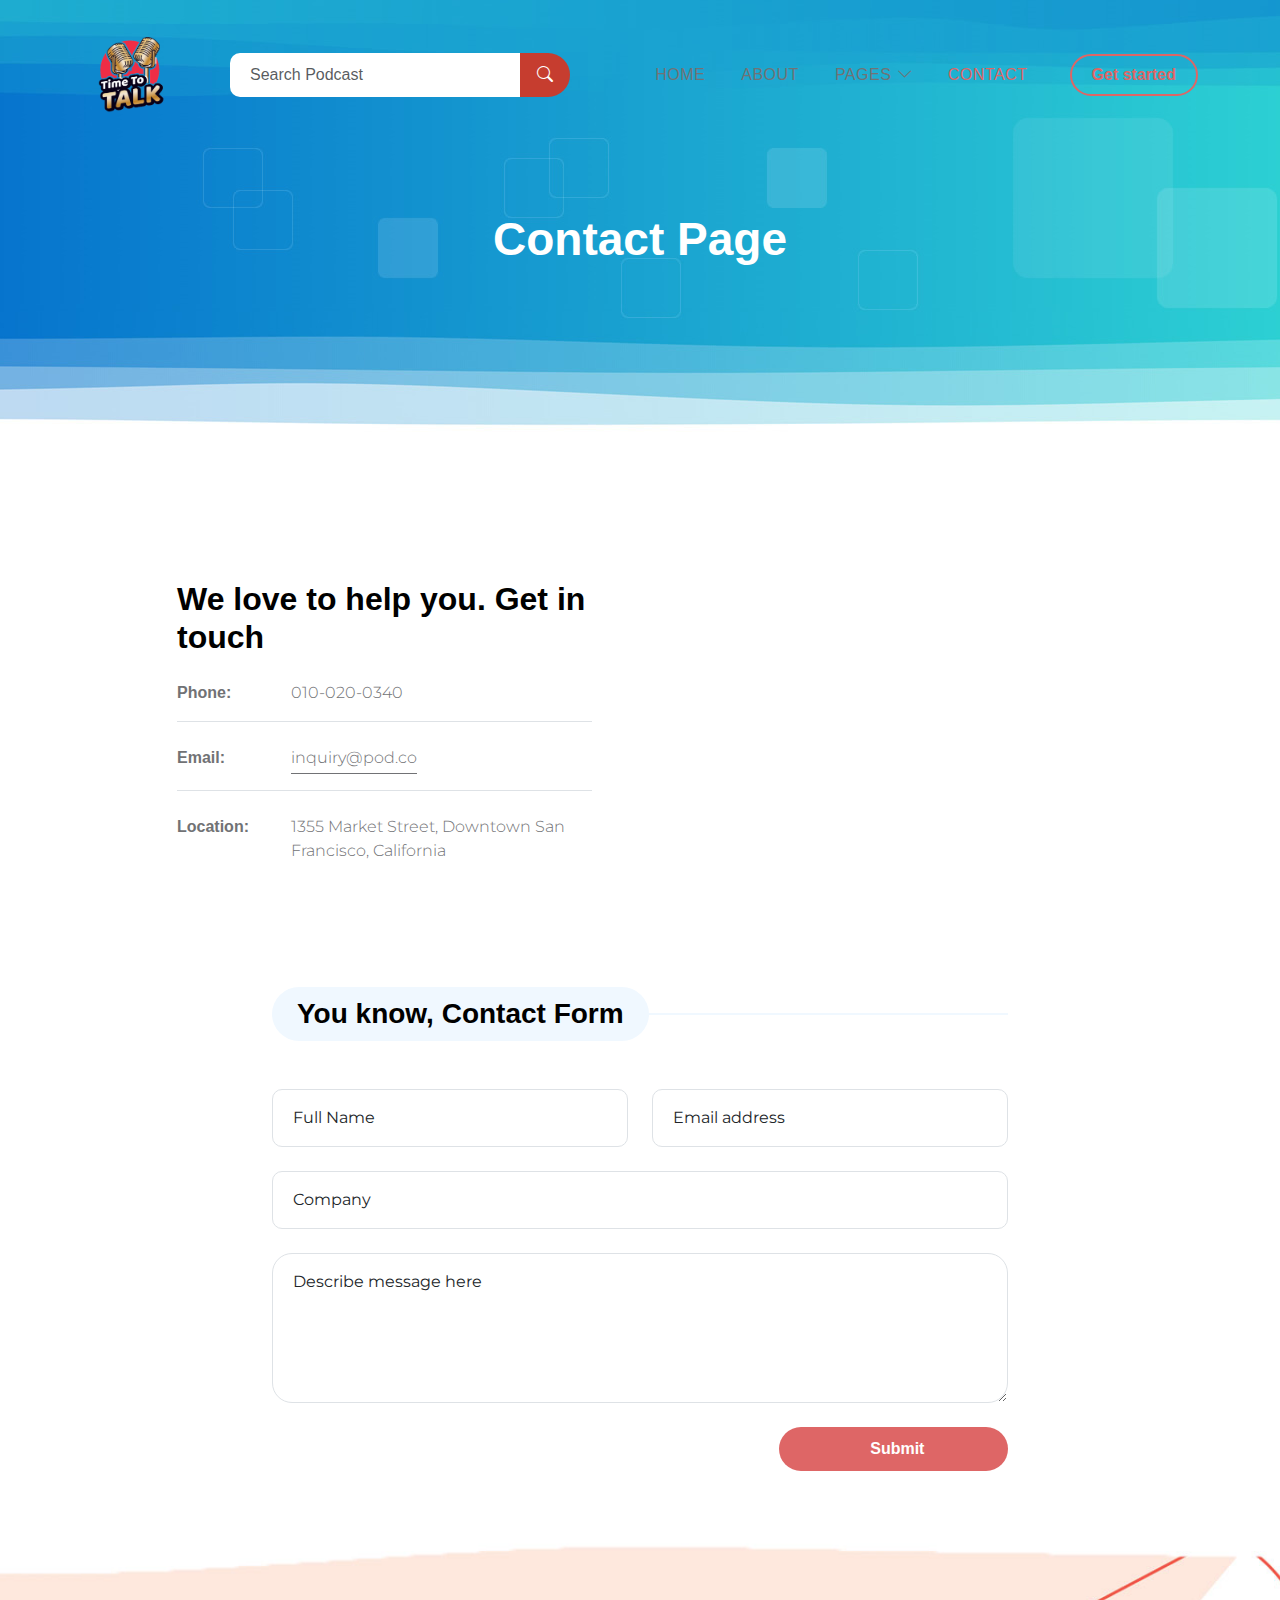
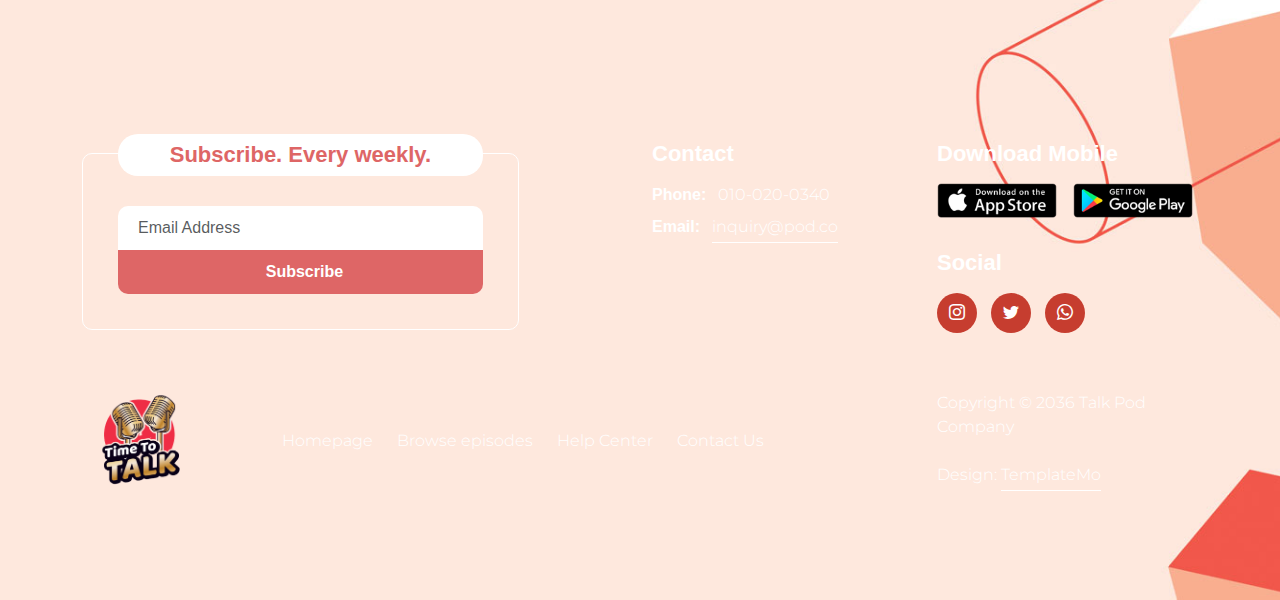
<file: contact.html>
<!doctype html>
<html lang="en">
    <head>
        <meta charset="utf-8">
        <meta name="viewport" content="width=device-width, initial-scale=1">

        <meta name="description" content="">
        <meta name="author" content="">

        <title>Pod Talk - Contact Page</title>

        <!-- CSS FILES -->        
        <link rel="preconnect" href="https://fonts.googleapis.com">
        
        <link rel="preconnect" href="https://fonts.gstatic.com" crossorigin>

        <link href="https://fonts.googleapis.com/css2?family=Montserrat:wght@300;400&family=Sono:wght@200;300;400;500;700&display=swap" rel="stylesheet">
                        
        <link rel="stylesheet" href="css/bootstrap.min.css">

        <link rel="stylesheet" href="css/bootstrap-icons.css">

        <link rel="stylesheet" href="css/owl.carousel.min.css">
        
        <link rel="stylesheet" href="css/owl.theme.default.min.css">

        <link href="css/templatemo-pod-talk.css" rel="stylesheet">
<!--

TemplateMo 584 Pod Talk

https://templatemo.com/tm-584-pod-talk

-->
    </head>
    
    <body>

        <main>

            <nav class="navbar navbar-expand-lg">
                <div class="container">
                    <a class="navbar-brand me-lg-5 me-0" href="index.html">
                        <img src="images/pod-talk-logo.png" class="logo-image img-fluid" alt="templatemo pod talk">
                    </a>

                    <form action="#" method="get" class="custom-form search-form flex-fill me-3" role="search">
                        <div class="input-group input-group-lg">    
                            <input name="search" type="search" class="form-control" id="search" placeholder="Search Podcast" aria-label="Search">

                            <button type="submit" class="form-control" id="submit">
                                <i class="bi-search"></i>
                            </button>
                        </div>
                    </form>
    
                    <button class="navbar-toggler" type="button" data-bs-toggle="collapse" data-bs-target="#navbarNav" aria-controls="navbarNav" aria-expanded="false" aria-label="Toggle navigation">
                        <span class="navbar-toggler-icon"></span>
                    </button>
    
                    <div class="collapse navbar-collapse" id="navbarNav">
                        <ul class="navbar-nav ms-lg-auto">
                            <li class="nav-item">
                                <a class="nav-link" href="index.html">Home</a>
                            </li>

                            <li class="nav-item">
                                <a class="nav-link" href="about.html">About</a>
                            </li>

                            <li class="nav-item dropdown">
                                <a class="nav-link dropdown-toggle" href="#" id="navbarLightDropdownMenuLink" role="button" data-bs-toggle="dropdown" aria-expanded="false">Pages</a>

                                <ul class="dropdown-menu dropdown-menu-light" aria-labelledby="navbarLightDropdownMenuLink">
                                    <li><a class="dropdown-item" href="listing-page.html">Listing Page</a></li>

                                    <li><a class="dropdown-item" href="detail-page.html">Detail Page</a></li>
                                </ul>
                            </li>
    
                            <li class="nav-item">
                                <a class="nav-link active" href="contact.html">Contact</a>
                            </li>
                        </ul>

                        <div class="ms-4">
                            <a href="#section_2" class="btn custom-btn custom-border-btn smoothscroll">Get started</a>
                        </div>
                    </div>
                </div>
            </nav>


            <header class="site-header d-flex flex-column justify-content-center align-items-center">
                <div class="container">
                    <div class="row">

                        <div class="col-lg-12 col-12 text-center">

                            <h2 class="mb-0">Contact Page</h2>
                        </div>

                    </div>
                </div>
            </header>
            

            <section class="section-padding" id="section_2">
                <div class="container">
                    <div class="row justify-content-center">

                        <div class="col-lg-5 col-12 pe-lg-5">
                            <div class="contact-info">
                                <h3 class="mb-4">We love to help you. Get in touch</h3>

                                <p class="d-flex border-bottom pb-3 mb-4">
                                    <strong class="d-inline me-4">Phone:</strong>
                                    <span>010-020-0340</span>
                                </p>

                                <p class="d-flex border-bottom pb-3 mb-4">
                                    <strong class="d-inline me-4">Email:</strong>
                                    <a href="#">inquiry@pod.co</a> 
                                </p>

                                <p class="d-flex">
                                    <strong class="d-inline me-4">Location:</strong>
                                    <span>1355 Market Street, Downtown San Francisco, California</span>
                                </p>
                            </div>
                        </div>

                        <div class="col-lg-5 col-12 mt-5 mt-lg-0">
                            <iframe class="google-map" src="https://www.google.com/maps/embed?pb=!1m18!1m12!1m3!1d3988.819917806043!2d103.84793601429608!3d1.281807962148459!2m3!1f0!2f0!3f0!3m2!1i1024!2i768!4f13.1!3m3!1m2!1s0x31da190c2c94ccb3%3A0x11213560829baa05!2sTwitter!5e0!3m2!1sen!2smy!4v1669212183861!5m2!1sen!2smy" width="100%" height="300" style="border:0;" allowfullscreen="" loading="lazy" referrerpolicy="no-referrer-when-downgrade"></iframe>
                        </div>

                    </div>
                </div>
            </section>

            <section class="contact-section section-padding pt-0">
                <div class="container">
                    <div class="row">

                        <div class="col-lg-8 col-12 mx-auto">
                            <div class="section-title-wrap mb-5">
                                <h4 class="section-title">You know, Contact Form</h4>
                            </div>

                            <form action="#" method="post" class="custom-form contact-form" role="form">
                                <div class="row">
                                    <div class="col-lg-6 col-md-6 col-12">
                                        <div class="form-floating">
                                            <input type="text" name="full-name" id="full-name" class="form-control" placeholder="Full Name" required="">
                                            
                                            <label for="floatingInput">Full Name</label>
                                        </div>
                                    </div>

                                    <div class="col-lg-6 col-md-6 col-12"> 
                                        <div class="form-floating">
                                            <input type="email" name="email" id="email" pattern="[^ @]*@[^ @]*" class="form-control" placeholder="Email address" required="">
                                            
                                            <label for="floatingInput">Email address</label>
                                        </div>
                                    </div>

                                    <div class="col-lg-12 col-12">
                                        <div class="form-floating">
                                            <input type="text" name="company" id="name" class="form-control" placeholder="Name" required="">
                                            
                                            <label for="floatingInput">Company</label>
                                        </div>

                                        <div class="form-floating">
                                            <textarea class="form-control" id="message" name="message" placeholder="Describe message here"></textarea>
                                            
                                            <label for="floatingTextarea">Describe message here</label>
                                        </div>
                                    </div>

                                    <div class="col-lg-4 col-12 ms-auto">
                                        <button type="submit" class="form-control">Submit</button>
                                    </div>

                                </div>
                            </form>
                        </div>

                    </div>
                </div>
            </section>
        </main>


        <footer class="site-footer">
            <div class="container">
                <div class="row">

                    <div class="col-lg-6 col-12 mb-5 mb-lg-0">
                        <div class="subscribe-form-wrap">
                            <h6>Subscribe. Every weekly.</h6>

                            <form class="custom-form subscribe-form" action="#" method="get" role="form">
                                <input type="email" name="subscribe-email" id="subscribe-email" pattern="[^ @]*@[^ @]*" class="form-control" placeholder="Email Address" required="">

                                <div class="col-lg-12 col-12">
                                    <button type="submit" class="form-control" id="submit">Subscribe</button>
                                </div>
                            </form>
                        </div>
                    </div>

                    <div class="col-lg-3 col-md-6 col-12 mb-4 mb-md-0 mb-lg-0">
                        <h6 class="site-footer-title mb-3">Contact</h6>

                        <p class="mb-2"><strong class="d-inline me-2">Phone:</strong> 010-020-0340</p>

                        <p>
                            <strong class="d-inline me-2">Email:</strong>
                            <a href="#">inquiry@pod.co</a> 
                        </p>
                    </div>

                    <div class="col-lg-3 col-md-6 col-12">
                        <h6 class="site-footer-title mb-3">Download Mobile</h6>

                        <div class="site-footer-thumb mb-4 pb-2">
                            <div class="d-flex flex-wrap">
                                <a href="#">
                                    <img src="images/app-store.png" class="me-3 mb-2 mb-lg-0 img-fluid" alt="">
                                </a>

                                <a href="#">
                                    <img src="images/play-store.png" class="img-fluid" alt="">
                                </a>
                            </div>
                        </div>

                        <h6 class="site-footer-title mb-3">Social</h6>

                        <ul class="social-icon">
                            <li class="social-icon-item">
                                <a href="#" class="social-icon-link bi-instagram"></a>
                            </li>

                            <li class="social-icon-item">
                                <a href="#" class="social-icon-link bi-twitter"></a>
                            </li>

                            <li class="social-icon-item">
                                <a href="#" class="social-icon-link bi-whatsapp"></a>
                            </li>
                        </ul>
                    </div>

                </div>
            </div>

            <div class="container pt-5">
                <div class="row align-items-center">

                    <div class="col-lg-2 col-md-3 col-12">
                        <a class="navbar-brand" href="index.html">
                            <img src="images/pod-talk-logo.png" class="logo-image img-fluid" alt="templatemo pod talk">
                        </a>
                    </div>

                    <div class="col-lg-7 col-md-9 col-12">
                        <ul class="site-footer-links">
                            <li class="site-footer-link-item">
                                <a href="#" class="site-footer-link">Homepage</a>
                            </li>

                            <li class="site-footer-link-item">
                                <a href="#" class="site-footer-link">Browse episodes</a>
                            </li>

                            <li class="site-footer-link-item">
                                <a href="#" class="site-footer-link">Help Center</a>
                            </li>

                            <li class="site-footer-link-item">
                                <a href="#" class="site-footer-link">Contact Us</a>
                            </li>
                        </ul>
                    </div>

                    <div class="col-lg-3 col-12">
                        <p class="copyright-text mb-0">Copyright © 2036 Talk Pod Company
                        <br><br>
                        Design: <a rel="nofollow" href="https://templatemo.com/page/1" target="_parent">TemplateMo</a></p>
                    </div>
                </div>
            </div>
        </footer>

        <!-- JAVASCRIPT FILES -->
        <script src="js/jquery.min.js"></script>
        <script src="js/bootstrap.bundle.min.js"></script>
        <script src="js/owl.carousel.min.js"></script>
        <script src="js/custom.js"></script>

    </body>
</html>
</file>
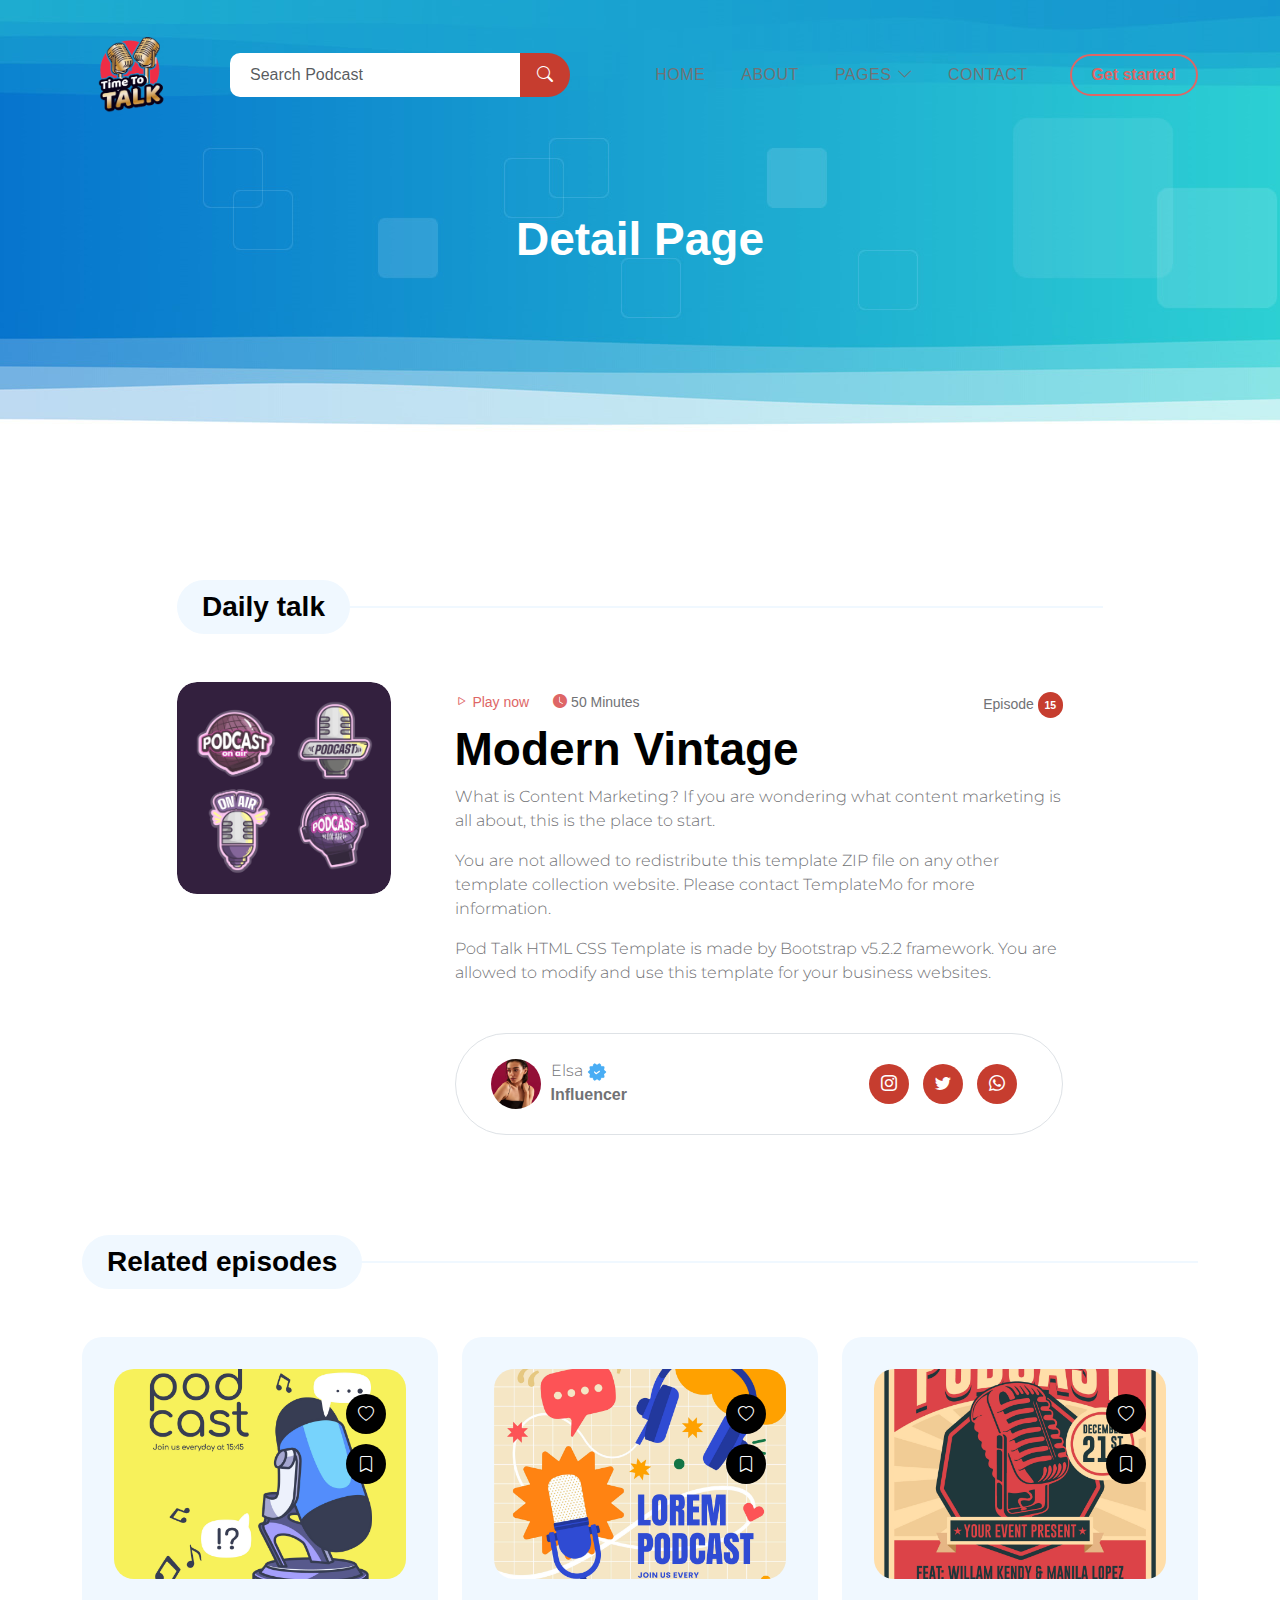
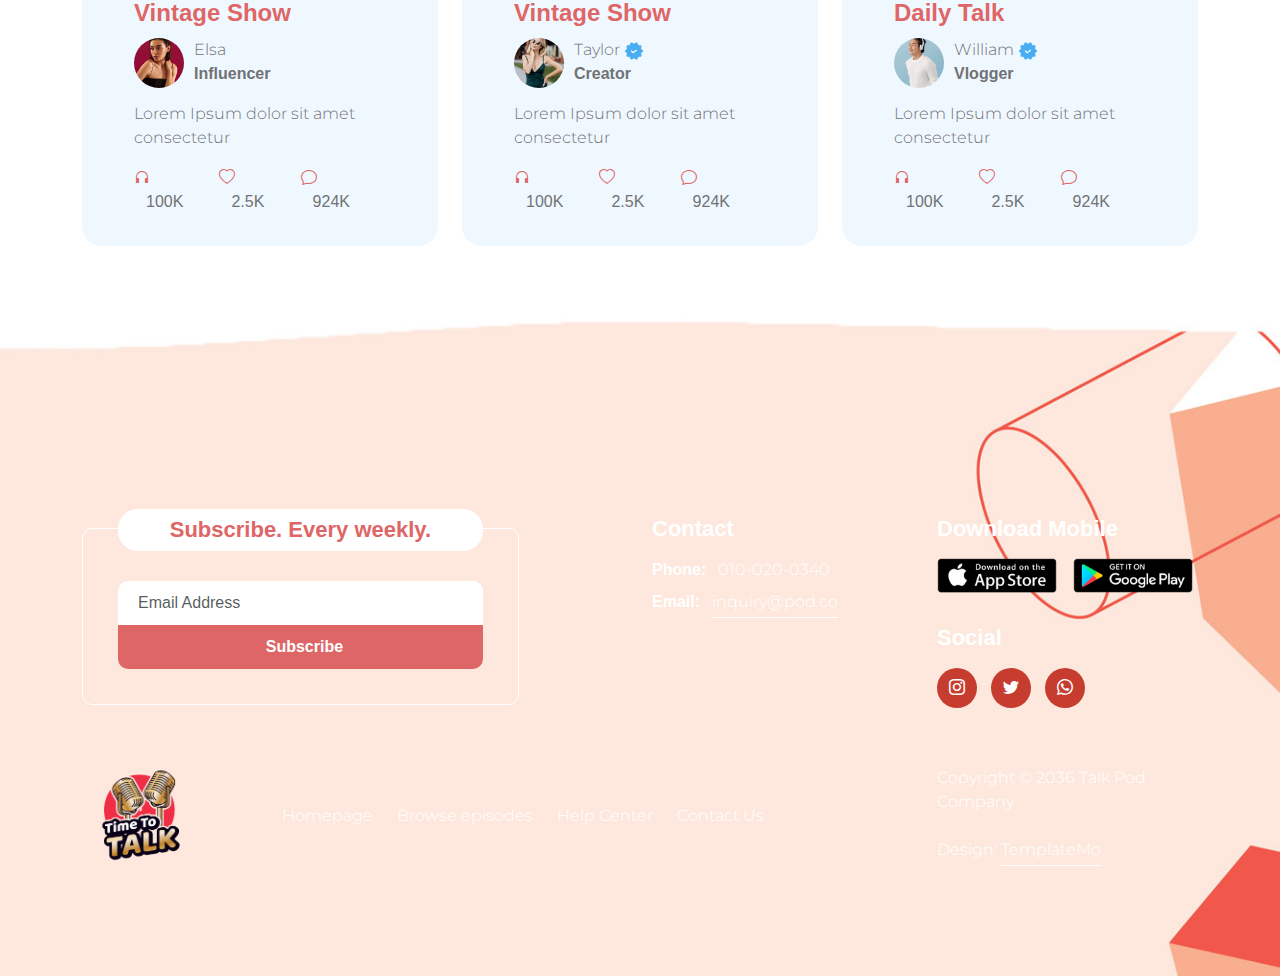
<file: detail-page.html>
<!doctype html>
<html lang="en">
    <head>
        <meta charset="utf-8">
        <meta name="viewport" content="width=device-width, initial-scale=1">

        <meta name="description" content="">
        <meta name="author" content="">

        <title>Pod Talk Free CSS Template by TemplateMo</title>

        <!-- CSS FILES -->        
        <link rel="preconnect" href="https://fonts.googleapis.com">
        
        <link rel="preconnect" href="https://fonts.gstatic.com" crossorigin>

        <link href="https://fonts.googleapis.com/css2?family=Montserrat:wght@300;400&family=Sono:wght@200;300;400;500;700&display=swap" rel="stylesheet">
                        
        <link rel="stylesheet" href="css/bootstrap.min.css">

        <link rel="stylesheet" href="css/bootstrap-icons.css">

        <link rel="stylesheet" href="css/owl.carousel.min.css">
        
        <link rel="stylesheet" href="css/owl.theme.default.min.css">

        <link href="css/templatemo-pod-talk.css" rel="stylesheet">
<!--

TemplateMo 584 Pod Talk

https://templatemo.com/tm-584-pod-talk

-->
    </head>
    
    <body>

        <main>

            <nav class="navbar navbar-expand-lg">
                <div class="container">
                    <a class="navbar-brand me-lg-5 me-0" href="index.html">
                        <img src="images/pod-talk-logo.png" class="logo-image img-fluid" alt="templatemo pod talk">
                    </a>

                    <form action="#" method="get" class="custom-form search-form flex-fill me-3" role="search">
                        <div class="input-group input-group-lg">    
                            <input name="search" type="search" class="form-control" id="search" placeholder="Search Podcast" aria-label="Search">

                            <button type="submit" class="form-control" id="submit">
                                <i class="bi-search"></i>
                            </button>
                        </div>
                    </form>
    
                    <button class="navbar-toggler" type="button" data-bs-toggle="collapse" data-bs-target="#navbarNav" aria-controls="navbarNav" aria-expanded="false" aria-label="Toggle navigation">
                        <span class="navbar-toggler-icon"></span>
                    </button>
    
                    <div class="collapse navbar-collapse" id="navbarNav">
                        <ul class="navbar-nav ms-lg-auto">
                            <li class="nav-item">
                                <a class="nav-link" href="index.html">Home</a>
                            </li>

                            <li class="nav-item">
                                <a class="nav-link" href="about.html">About</a>
                            </li>

                            <li class="nav-item dropdown">
                                <a class="nav-link dropdown-toggle" href="#" id="navbarLightDropdownMenuLink" role="button" data-bs-toggle="dropdown" aria-expanded="false">Pages</a>

                                <ul class="dropdown-menu dropdown-menu-light" aria-labelledby="navbarLightDropdownMenuLink">
                                    <li><a class="dropdown-item" href="listing-page.html">Listing Page</a></li>

                                    <li><a class="dropdown-item active" href="detail-page.html">Detail Page</a></li>
                                </ul>
                            </li>
    
                            <li class="nav-item">
                                <a class="nav-link" href="contact.html">Contact</a>
                            </li>
                        </ul>

                        <div class="ms-4">
                            <a href="#section_2" class="btn custom-btn custom-border-btn smoothscroll">Get started</a>
                        </div>
                    </div>
                </div>
            </nav>
            

             <header class="site-header d-flex flex-column justify-content-center align-items-center">
                <div class="container">
                    <div class="row">

                        <div class="col-lg-12 col-12 text-center">

                            <h2 class="mb-0">Detail Page</h2>
                        </div>

                    </div>
                </div>
            </header>


            <section class="latest-podcast-section section-padding pb-0" id="section_2">
                <div class="container">
                    <div class="row justify-content-center">

                        <div class="col-lg-10 col-12">
                            <div class="section-title-wrap mb-5">
                                <h4 class="section-title">Daily talk</h4>
                            </div>

                            <div class="row">
                                <div class="col-lg-3 col-12">
                                    <div class="custom-block-icon-wrap">
                                        <div class="custom-block-image-wrap custom-block-image-detail-page">
                                            <img src="images/podcast/11683425_4790593.jpg" class="custom-block-image img-fluid" alt="">
                                        </div>
                                    </div>
                                </div>

                                <div class="col-lg-9 col-12">
                                    <div class="custom-block-info">
                                        <div class="custom-block-top d-flex mb-1">
                                            <small class="me-4">
                                                <a href="#">
                                                    <i class="bi-play"></i>
                                                    Play now
                                                </a>
                                            </small>

                                            <small>
                                                <i class="bi-clock-fill custom-icon"></i>
                                                50 Minutes
                                            </small>

                                            <small class="ms-auto">Episode <span class="badge">15</span></small>
                                        </div>

                                        <h2 class="mb-2">Modern Vintage</h2>

                                        <p>What is Content Marketing? If you are wondering what content marketing is all about, this is the place to start.</p>

                                        <p>You are not allowed to redistribute this template ZIP file on any other template collection website. Please contact TemplateMo for more information.</p>

                                        <p>Pod Talk HTML CSS Template is made by Bootstrap v5.2.2 framework. You are allowed to modify and use this template for your business websites.</p>

                                        <div class="profile-block profile-detail-block d-flex flex-wrap align-items-center mt-5">
                                            <div class="d-flex mb-3 mb-lg-0 mb-md-0">
                                                <img src="images/profile/woman-posing-black-dress-medium-shot.jpg" class="profile-block-image img-fluid" alt="">

                                                <p>
                                                    Elsa
                                                    <img src="images/verified.png" class="verified-image img-fluid" alt="">
                                                    <strong>Influencer</strong>
                                                </p>
                                            </div>

                                            <ul class="social-icon ms-lg-auto ms-md-auto">
                                                <li class="social-icon-item">
                                                    <a href="#" class="social-icon-link bi-instagram"></a>
                                                </li>

                                                <li class="social-icon-item">
                                                    <a href="#" class="social-icon-link bi-twitter"></a>
                                                </li>

                                                <li class="social-icon-item">
                                                    <a href="#" class="social-icon-link bi-whatsapp"></a>
                                                </li>
                                            </ul>
                                        </div>
                                    </div>
                                </div>
                            </div>
                        </div>

                    </div>
                </div>
            </section>


            <section class="related-podcast-section section-padding">
                <div class="container">
                    <div class="row">

                        <div class="col-lg-12 col-12">
                            <div class="section-title-wrap mb-5">
                                <h4 class="section-title">Related episodes</h4>
                            </div>
                        </div>

                        <div class="col-lg-4 col-12 mb-4 mb-lg-0">
                            <div class="custom-block custom-block-full">
                                <div class="custom-block-image-wrap">
                                    <a href="detail-page.html">
                                        <img src="images/podcast/27376480_7326766.jpg" class="custom-block-image img-fluid" alt="">
                                    </a>
                                </div>

                                <div class="custom-block-info">
                                    <h5 class="mb-2">
                                        <a href="detail-page.html">
                                            Vintage Show
                                        </a>
                                    </h5>

                                    <div class="profile-block d-flex">
                                        <img src="images/profile/woman-posing-black-dress-medium-shot.jpg" class="profile-block-image img-fluid" alt="">

                                        <p>Elsa
                                            <strong>Influencer</strong></p>
                                    </div>

                                    <p class="mb-0">Lorem Ipsum dolor sit amet consectetur</p>

                                    <div class="custom-block-bottom d-flex justify-content-between mt-3">
                                        <a href="#" class="bi-headphones me-1">
                                            <span>100k</span>
                                        </a>

                                        <a href="#" class="bi-heart me-1">
                                            <span>2.5k</span>
                                        </a>

                                        <a href="#" class="bi-chat me-1">
                                            <span>924k</span>
                                        </a>
                                    </div>
                                </div>

                                <div class="social-share d-flex flex-column ms-auto">
                                    <a href="#" class="badge ms-auto">
                                        <i class="bi-heart"></i>
                                    </a>

                                    <a href="#" class="badge ms-auto">
                                        <i class="bi-bookmark"></i>
                                    </a>
                                </div>
                            </div>
                        </div>

                        <div class="col-lg-4 col-12 mb-4 mb-lg-0">
                            <div class="custom-block custom-block-full">
                                <div class="custom-block-image-wrap">
                                    <a href="detail-page.html">
                                        <img src="images/podcast/27670664_7369753.jpg" class="custom-block-image img-fluid" alt="">
                                    </a>
                                </div>

                                <div class="custom-block-info">
                                    <h5 class="mb-2">
                                        <a href="detail-page.html">
                                            Vintage Show
                                        </a>
                                    </h5>

                                    <div class="profile-block d-flex">
                                        <img src="images/profile/cute-smiling-woman-outdoor-portrait.jpg" class="profile-block-image img-fluid" alt="">

                                        <p>
                                            Taylor
                                            <img src="images/verified.png" class="verified-image img-fluid" alt="">
                                            <strong>Creator</strong>
                                        </p>
                                    </div>

                                    <p class="mb-0">Lorem Ipsum dolor sit amet consectetur</p>

                                    <div class="custom-block-bottom d-flex justify-content-between mt-3">
                                        <a href="#" class="bi-headphones me-1">
                                            <span>100k</span>
                                        </a>

                                        <a href="#" class="bi-heart me-1">
                                            <span>2.5k</span>
                                        </a>

                                        <a href="#" class="bi-chat me-1">
                                            <span>924k</span>
                                        </a>
                                    </div>
                                </div>

                                <div class="social-share d-flex flex-column ms-auto">
                                    <a href="#" class="badge ms-auto">
                                        <i class="bi-heart"></i>
                                    </a>

                                    <a href="#" class="badge ms-auto">
                                        <i class="bi-bookmark"></i>
                                    </a>
                                </div>
                            </div>
                        </div>

                        <div class="col-lg-4 col-12">
                            <div class="custom-block custom-block-full">
                                <div class="custom-block-image-wrap">
                                    <a href="detail-page.html">
                                        <img src="images/podcast/12577967_02.jpg" class="custom-block-image img-fluid" alt="">
                                    </a>
                                </div>

                                <div class="custom-block-info">
                                    <h5 class="mb-2">
                                        <a href="detail-page.html">
                                            Daily Talk
                                        </a>
                                    </h5>

                                    <div class="profile-block d-flex">
                                        <img src="images/profile/handsome-asian-man-listening-music-through-headphones.jpg" class="profile-block-image img-fluid" alt="">

                                        <p>
                                            William
                                            <img src="images/verified.png" class="verified-image img-fluid" alt="">
                                            <strong>Vlogger</strong></p>
                                    </div>

                                    <p class="mb-0">Lorem Ipsum dolor sit amet consectetur</p>

                                    <div class="custom-block-bottom d-flex justify-content-between mt-3">
                                        <a href="#" class="bi-headphones me-1">
                                            <span>100k</span>
                                        </a>

                                        <a href="#" class="bi-heart me-1">
                                            <span>2.5k</span>
                                        </a>

                                        <a href="#" class="bi-chat me-1">
                                            <span>924k</span>
                                        </a>
                                    </div>
                                </div>

                                <div class="social-share d-flex flex-column ms-auto">
                                    <a href="#" class="badge ms-auto">
                                        <i class="bi-heart"></i>
                                    </a>

                                    <a href="#" class="badge ms-auto">
                                        <i class="bi-bookmark"></i>
                                    </a>
                                </div>
                            </div>
                        </div>

                    </div>
                </div>
            </section>
        </main>


        <footer class="site-footer">
            <div class="container">
                <div class="row">

                    <div class="col-lg-6 col-12 mb-5 mb-lg-0">
                        <div class="subscribe-form-wrap">
                            <h6>Subscribe. Every weekly.</h6>

                            <form class="custom-form subscribe-form" action="#" method="get" role="form">
                                <input type="email" name="subscribe-email" id="subscribe-email" pattern="[^ @]*@[^ @]*" class="form-control" placeholder="Email Address" required="">

                                <div class="col-lg-12 col-12">
                                    <button type="submit" class="form-control" id="submit">Subscribe</button>
                                </div>
                            </form>
                        </div>
                    </div>

                    <div class="col-lg-3 col-md-6 col-12 mb-4 mb-md-0 mb-lg-0">
                        <h6 class="site-footer-title mb-3">Contact</h6>

                        <p class="mb-2"><strong class="d-inline me-2">Phone:</strong> 010-020-0340</p>

                        <p>
                            <strong class="d-inline me-2">Email:</strong>
                            <a href="#">inquiry@pod.co</a> 
                        </p>
                    </div>

                    <div class="col-lg-3 col-md-6 col-12">
                        <h6 class="site-footer-title mb-3">Download Mobile</h6>

                        <div class="site-footer-thumb mb-4 pb-2">
                            <div class="d-flex flex-wrap">
                                <a href="#">
                                    <img src="images/app-store.png" class="me-3 mb-2 mb-lg-0 img-fluid" alt="">
                                </a>

                                <a href="#">
                                    <img src="images/play-store.png" class="img-fluid" alt="">
                                </a>
                            </div>
                        </div>

                        <h6 class="site-footer-title mb-3">Social</h6>

                        <ul class="social-icon">
                            <li class="social-icon-item">
                                <a href="#" class="social-icon-link bi-instagram"></a>
                            </li>

                            <li class="social-icon-item">
                                <a href="#" class="social-icon-link bi-twitter"></a>
                            </li>

                            <li class="social-icon-item">
                                <a href="#" class="social-icon-link bi-whatsapp"></a>
                            </li>
                        </ul>
                    </div>

                </div>
            </div>

            <div class="container pt-5">
                <div class="row align-items-center">

                    <div class="col-lg-2 col-md-3 col-12">
                        <a class="navbar-brand" href="index.html">
                            <img src="images/pod-talk-logo.png" class="logo-image img-fluid" alt="templatemo pod talk">
                        </a>
                    </div>

                    <div class="col-lg-7 col-md-9 col-12">
                        <ul class="site-footer-links">
                            <li class="site-footer-link-item">
                                <a href="#" class="site-footer-link">Homepage</a>
                            </li>

                            <li class="site-footer-link-item">
                                <a href="#" class="site-footer-link">Browse episodes</a>
                            </li>

                            <li class="site-footer-link-item">
                                <a href="#" class="site-footer-link">Help Center</a>
                            </li>

                            <li class="site-footer-link-item">
                                <a href="#" class="site-footer-link">Contact Us</a>
                            </li>
                        </ul>
                    </div>

                    <div class="col-lg-3 col-12">
                        <p class="copyright-text mb-0">Copyright © 2036 Talk Pod Company
                        <br><br>
                        Design: <a rel="nofollow" href="https://templatemo.com/page/1" target="_parent">TemplateMo</a></p>
                    </div>
                </div>
            </div>
        </footer>


        <!-- JAVASCRIPT FILES -->
        <script src="js/jquery.min.js"></script>
        <script src="js/bootstrap.bundle.min.js"></script>
        <script src="js/owl.carousel.min.js"></script>
        <script src="js/custom.js"></script>

    </body>
</html>
</file>
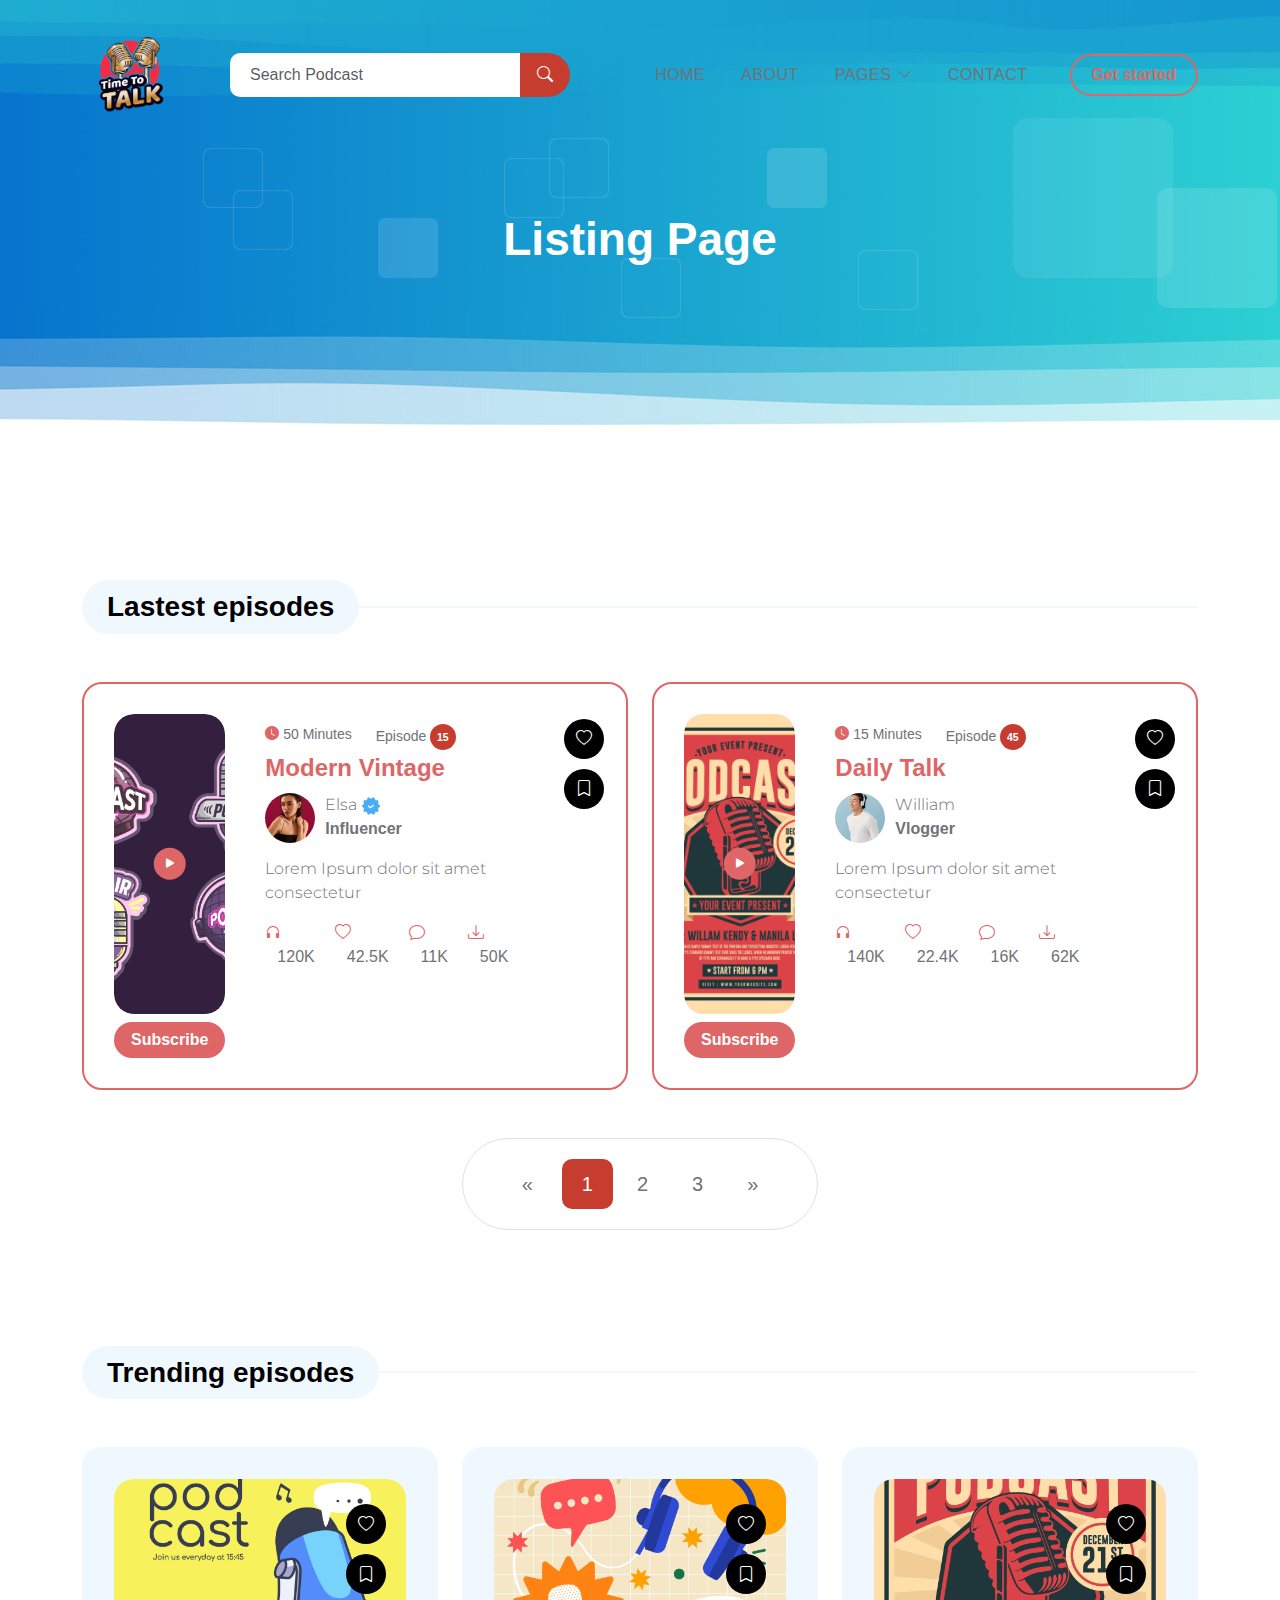
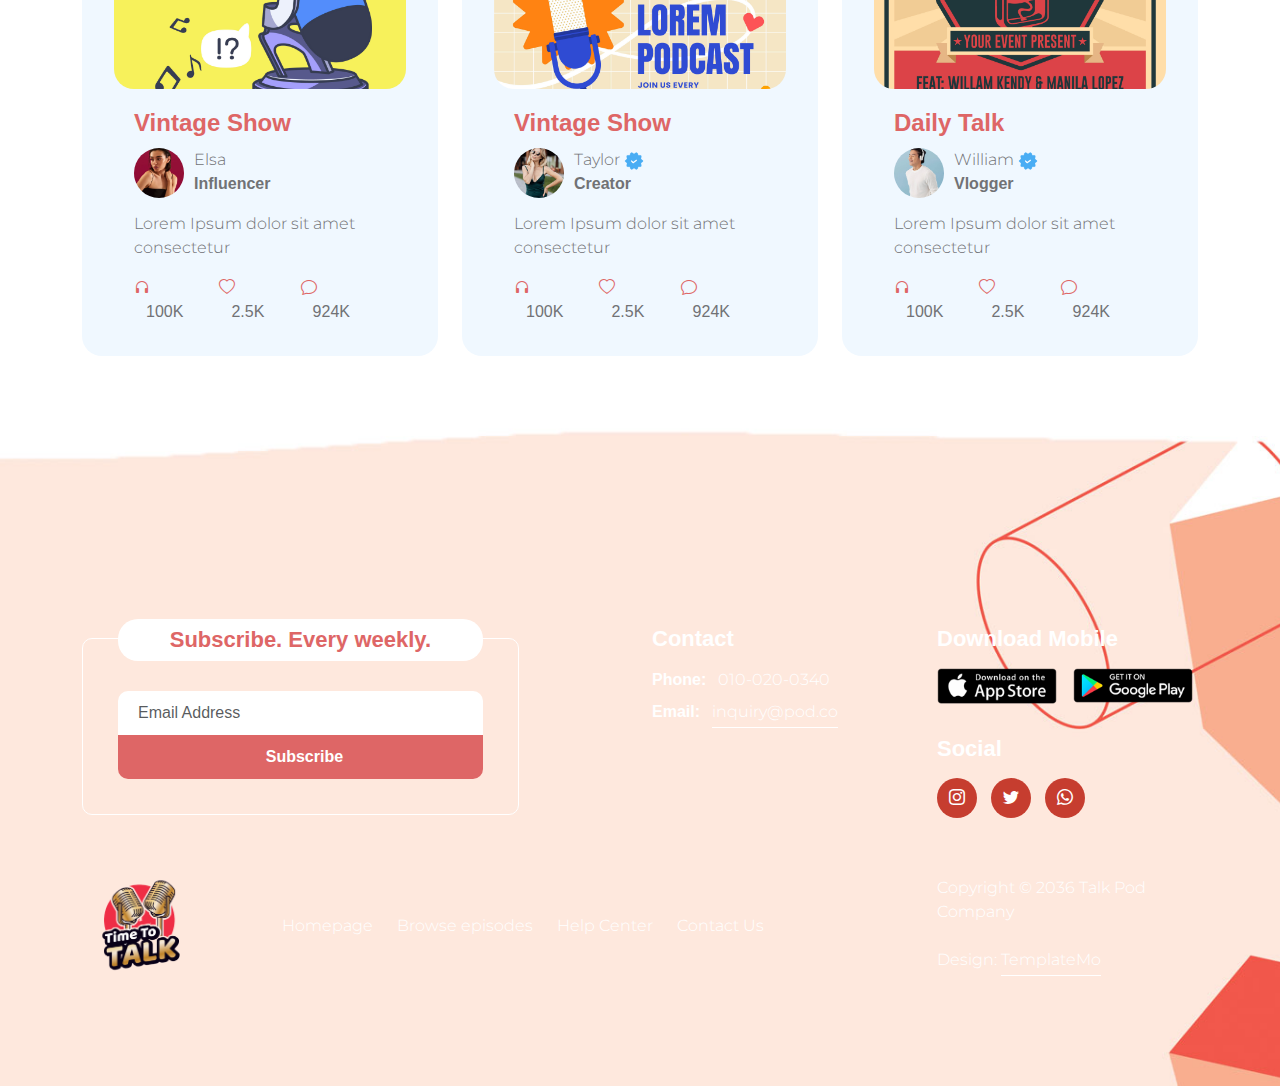
<file: listing-page.html>
<!doctype html>
<html lang="en">
    <head>
        <meta charset="utf-8">
        <meta name="viewport" content="width=device-width, initial-scale=1">

        <meta name="description" content="">
        <meta name="author" content="">

        <title>Pod Talk - Listing Page</title>

        <!-- CSS FILES -->        
        <link rel="preconnect" href="https://fonts.googleapis.com">
        
        <link rel="preconnect" href="https://fonts.gstatic.com" crossorigin>

        <link href="https://fonts.googleapis.com/css2?family=Montserrat:wght@300;400&family=Sono:wght@200;300;400;500;700&display=swap" rel="stylesheet">
                        
        <link rel="stylesheet" href="css/bootstrap.min.css">

        <link rel="stylesheet" href="css/bootstrap-icons.css">

        <link rel="stylesheet" href="css/owl.carousel.min.css">
        
        <link rel="stylesheet" href="css/owl.theme.default.min.css">

        <link href="css/templatemo-pod-talk.css" rel="stylesheet">
<!--

TemplateMo 584 Pod Talk

https://templatemo.com/tm-584-pod-talk

-->
    </head>
    
    <body>

        <main>

            <nav class="navbar navbar-expand-lg">
                <div class="container">
                    <a class="navbar-brand me-lg-5 me-0" href="index.html">
                        <img src="images/pod-talk-logo.png" class="logo-image img-fluid" alt="templatemo pod talk">
                    </a>

                    <form action="#" method="get" class="custom-form search-form flex-fill me-3" role="search">
                        <div class="input-group input-group-lg">    
                            <input name="search" type="search" class="form-control" id="search" placeholder="Search Podcast" aria-label="Search">

                            <button type="submit" class="form-control" id="submit">
                                <i class="bi-search"></i>
                            </button>
                        </div>
                    </form>
    
                    <button class="navbar-toggler" type="button" data-bs-toggle="collapse" data-bs-target="#navbarNav" aria-controls="navbarNav" aria-expanded="false" aria-label="Toggle navigation">
                        <span class="navbar-toggler-icon"></span>
                    </button>
    
                    <div class="collapse navbar-collapse" id="navbarNav">
                        <ul class="navbar-nav ms-lg-auto">
                            <li class="nav-item">
                                <a class="nav-link" href="index.html">Home</a>
                            </li>

                            <li class="nav-item">
                                <a class="nav-link" href="about.html">About</a>
                            </li>

                            <li class="nav-item dropdown">
                                <a class="nav-link dropdown-toggle" href="#" id="navbarLightDropdownMenuLink" role="button" data-bs-toggle="dropdown" aria-expanded="false">Pages</a>

                                <ul class="dropdown-menu dropdown-menu-light" aria-labelledby="navbarLightDropdownMenuLink">
                                    <li><a class="dropdown-item active" href="listing-page.html">Listing Page</a></li>

                                    <li><a class="dropdown-item" href="detail-page.html">Detail Page</a></li>
                                </ul>
                            </li>
    
                            <li class="nav-item">
                                <a class="nav-link" href="contact.html">Contact</a>
                            </li>
                        </ul>

                        <div class="ms-4">
                            <a href="#section_2" class="btn custom-btn custom-border-btn smoothscroll">Get started</a>
                        </div>
                    </div>
                </div>
            </nav>
            

             <header class="site-header d-flex flex-column justify-content-center align-items-center">
                <div class="container">
                    <div class="row">

                        <div class="col-lg-12 col-12 text-center">

                            <h2 class="mb-0">Listing Page</h2>
                        </div>

                    </div>
                </div>
            </header>


            <section class="latest-podcast-section section-padding" id="section_2">
                <div class="container">
                    <div class="row justify-content-center">

                        <div class="col-lg-12 col-12">
                            <div class="section-title-wrap mb-5">
                                <h4 class="section-title">Lastest episodes</h4>
                            </div>
                        </div>

                        <div class="col-lg-6 col-12 mb-4 mb-lg-0">
                            <div class="custom-block d-flex">
                                <div class="">
                                    <div class="custom-block-icon-wrap">
                                        <div class="section-overlay"></div>
                                        <a href="detail-page.html" class="custom-block-image-wrap">
                                            <img src="images/podcast/11683425_4790593.jpg" class="custom-block-image img-fluid" alt="">

                                            <a href="#" class="custom-block-icon">
                                                <i class="bi-play-fill"></i>
                                            </a>
                                        </a>
                                    </div>

                                    <div class="mt-2">
                                        <a href="#" class="btn custom-btn">
                                            Subscribe
                                        </a>
                                    </div>
                                </div>

                                <div class="custom-block-info">
                                    <div class="custom-block-top d-flex mb-1">
                                        <small class="me-4">
                                            <i class="bi-clock-fill custom-icon"></i>
                                            50 Minutes
                                        </small>

                                        <small>Episode <span class="badge">15</span></small>
                                    </div>

                                    <h5 class="mb-2">
                                        <a href="detail-page.html">
                                            Modern Vintage
                                        </a>
                                    </h5>

                                    <div class="profile-block d-flex">
                                        <img src="images/profile/woman-posing-black-dress-medium-shot.jpg" class="profile-block-image img-fluid" alt="">

                                        <p>
                                            Elsa
                                            <img src="images/verified.png" class="verified-image img-fluid" alt="">
                                            <strong>Influencer</strong></p>
                                    </div>

                                    <p class="mb-0">Lorem Ipsum dolor sit amet consectetur</p>

                                    <div class="custom-block-bottom d-flex justify-content-between mt-3">
                                        <a href="#" class="bi-headphones me-1">
                                            <span>120k</span>
                                        </a>

                                        <a href="#" class="bi-heart me-1">
                                            <span>42.5k</span>
                                        </a>

                                        <a href="#" class="bi-chat me-1">
                                            <span>11k</span>
                                        </a>

                                        <a href="#" class="bi-download">
                                            <span>50k</span>
                                        </a>
                                    </div>
                                </div>

                                <div class="d-flex flex-column ms-auto">
                                    <a href="#" class="badge ms-auto">
                                        <i class="bi-heart"></i>
                                    </a>

                                    <a href="#" class="badge ms-auto">
                                        <i class="bi-bookmark"></i>
                                    </a>
                                </div>
                            </div>
                        </div>

                        <div class="col-lg-6 col-12">
                            <div class="custom-block d-flex">
                                <div class="">
                                    <div class="custom-block-icon-wrap">
                                        <div class="section-overlay"></div>
                                        <a href="detail-page.html" class="custom-block-image-wrap">
                                            <img src="images/podcast/12577967_02.jpg" class="custom-block-image img-fluid" alt="">

                                            <a href="#" class="custom-block-icon">
                                                <i class="bi-play-fill"></i>
                                            </a>
                                        </a>
                                    </div>

                                    <div class="mt-2">
                                        <a href="#" class="btn custom-btn">
                                            Subscribe
                                        </a>
                                    </div>
                                </div>

                                <div class="custom-block-info">
                                    <div class="custom-block-top d-flex mb-1">
                                        <small class="me-4">
                                            <i class="bi-clock-fill custom-icon"></i>
                                            15 Minutes
                                        </small>

                                        <small>Episode <span class="badge">45</span></small>
                                    </div>

                                    <h5 class="mb-2">
                                        <a href="detail-page.html">
                                            Daily Talk
                                        </a>
                                    </h5>

                                    <div class="profile-block d-flex">
                                        <img src="images/profile/handsome-asian-man-listening-music-through-headphones.jpg" class="profile-block-image img-fluid" alt="">

                                        <p>William
                                            <strong>Vlogger</strong></p>
                                    </div>

                                    <p class="mb-0">Lorem Ipsum dolor sit amet consectetur</p>

                                    <div class="custom-block-bottom d-flex justify-content-between mt-3">
                                        <a href="#" class="bi-headphones me-1">
                                            <span>140k</span>
                                        </a>

                                        <a href="#" class="bi-heart me-1">
                                            <span>22.4k</span>
                                        </a>

                                        <a href="#" class="bi-chat me-1">
                                            <span>16k</span>
                                        </a>

                                        <a href="#" class="bi-download">
                                            <span>62k</span>
                                        </a>
                                    </div>
                                </div>

                                <div class="d-flex flex-column ms-auto">
                                    <a href="#" class="badge ms-auto">
                                        <i class="bi-heart"></i>
                                    </a>

                                    <a href="#" class="badge ms-auto">
                                        <i class="bi-bookmark"></i>
                                    </a>
                                </div>
                            </div>
                        </div>

                        <div class="col-lg-4 col-12 mx-auto">
                            <nav aria-label="Page navigation example">
                                <ul class="pagination pagination-lg justify-content-center mt-5">
                                    <li class="page-item">
                                        <a class="page-link" href="#" aria-label="Previous">
                                            <span aria-hidden="true">&laquo;</span>
                                        </a>
                                    </li>

                                    <li class="page-item active"><a class="page-link" href="#">1</a></li>

                                    <li class="page-item"><a class="page-link" href="#">2</a></li>

                                    <li class="page-item"><a class="page-link" href="#">3</a></li>

                                    <li class="page-item">
                                        <a class="page-link" href="#" aria-label="Next">
                                            <span aria-hidden="true">&raquo;</span>
                                        </a>
                                    </li>
                                </ul>
                            </nav>
                        </div>

                    </div>
                </div>
            </section>


            <section class="trending-podcast-section section-padding pt-0">
                <div class="container">
                    <div class="row">

                        <div class="col-lg-12 col-12">
                            <div class="section-title-wrap mb-5">
                                <h4 class="section-title">Trending episodes</h4>
                            </div>
                        </div>

                        <div class="col-lg-4 col-12 mb-4 mb-lg-0">
                            <div class="custom-block custom-block-full">
                                <div class="custom-block-image-wrap">
                                    <a href="detail-page.html">
                                        <img src="images/podcast/27376480_7326766.jpg" class="custom-block-image img-fluid" alt="">
                                    </a>
                                </div>

                                <div class="custom-block-info">
                                    <h5 class="mb-2">
                                        <a href="detail-page.html">
                                            Vintage Show
                                        </a>
                                    </h5>

                                    <div class="profile-block d-flex">
                                        <img src="images/profile/woman-posing-black-dress-medium-shot.jpg" class="profile-block-image img-fluid" alt="">

                                        <p>Elsa
                                            <strong>Influencer</strong></p>
                                    </div>

                                    <p class="mb-0">Lorem Ipsum dolor sit amet consectetur</p>

                                    <div class="custom-block-bottom d-flex justify-content-between mt-3">
                                        <a href="#" class="bi-headphones me-1">
                                            <span>100k</span>
                                        </a>

                                        <a href="#" class="bi-heart me-1">
                                            <span>2.5k</span>
                                        </a>

                                        <a href="#" class="bi-chat me-1">
                                            <span>924k</span>
                                        </a>
                                    </div>
                                </div>

                                <div class="social-share d-flex flex-column ms-auto">
                                    <a href="#" class="badge ms-auto">
                                        <i class="bi-heart"></i>
                                    </a>

                                    <a href="#" class="badge ms-auto">
                                        <i class="bi-bookmark"></i>
                                    </a>
                                </div>
                            </div>
                        </div>

                        <div class="col-lg-4 col-12 mb-4 mb-lg-0">
                            <div class="custom-block custom-block-full">
                                <div class="custom-block-image-wrap">
                                    <a href="detail-page.html">
                                        <img src="images/podcast/27670664_7369753.jpg" class="custom-block-image img-fluid" alt="">
                                    </a>
                                </div>

                                <div class="custom-block-info">
                                    <h5 class="mb-2">
                                        <a href="detail-page.html">
                                            Vintage Show
                                        </a>
                                    </h5>

                                    <div class="profile-block d-flex">
                                        <img src="images/profile/cute-smiling-woman-outdoor-portrait.jpg" class="profile-block-image img-fluid" alt="">

                                        <p>
                                            Taylor
                                            <img src="images/verified.png" class="verified-image img-fluid" alt="">
                                            <strong>Creator</strong>
                                        </p>
                                    </div>

                                    <p class="mb-0">Lorem Ipsum dolor sit amet consectetur</p>

                                    <div class="custom-block-bottom d-flex justify-content-between mt-3">
                                        <a href="#" class="bi-headphones me-1">
                                            <span>100k</span>
                                        </a>

                                        <a href="#" class="bi-heart me-1">
                                            <span>2.5k</span>
                                        </a>

                                        <a href="#" class="bi-chat me-1">
                                            <span>924k</span>
                                        </a>
                                    </div>
                                </div>

                                <div class="social-share d-flex flex-column ms-auto">
                                    <a href="#" class="badge ms-auto">
                                        <i class="bi-heart"></i>
                                    </a>

                                    <a href="#" class="badge ms-auto">
                                        <i class="bi-bookmark"></i>
                                    </a>
                                </div>
                            </div>
                        </div>

                        <div class="col-lg-4 col-12">
                            <div class="custom-block custom-block-full">
                                <div class="custom-block-image-wrap">
                                    <a href="detail-page.html">
                                        <img src="images/podcast/12577967_02.jpg" class="custom-block-image img-fluid" alt="">
                                    </a>
                                </div>

                                <div class="custom-block-info">
                                    <h5 class="mb-2">
                                        <a href="detail-page.html">
                                            Daily Talk
                                        </a>
                                    </h5>

                                    <div class="profile-block d-flex">
                                        <img src="images/profile/handsome-asian-man-listening-music-through-headphones.jpg" class="profile-block-image img-fluid" alt="">

                                        <p>
                                            William
                                            <img src="images/verified.png" class="verified-image img-fluid" alt="">
                                            <strong>Vlogger</strong></p>
                                    </div>

                                    <p class="mb-0">Lorem Ipsum dolor sit amet consectetur</p>

                                    <div class="custom-block-bottom d-flex justify-content-between mt-3">
                                        <a href="#" class="bi-headphones me-1">
                                            <span>100k</span>
                                        </a>

                                        <a href="#" class="bi-heart me-1">
                                            <span>2.5k</span>
                                        </a>

                                        <a href="#" class="bi-chat me-1">
                                            <span>924k</span>
                                        </a>
                                    </div>
                                </div>

                                <div class="social-share d-flex flex-column ms-auto">
                                    <a href="#" class="badge ms-auto">
                                        <i class="bi-heart"></i>
                                    </a>

                                    <a href="#" class="badge ms-auto">
                                        <i class="bi-bookmark"></i>
                                    </a>
                                </div>
                            </div>
                        </div>

                    </div>
                </div>
            </section>
        </main>


        <footer class="site-footer">
            <div class="container">
                <div class="row">

                    <div class="col-lg-6 col-12 mb-5 mb-lg-0">
                        <div class="subscribe-form-wrap">
                            <h6>Subscribe. Every weekly.</h6>

                            <form class="custom-form subscribe-form" action="#" method="get" role="form">
                                <input type="email" name="subscribe-email" id="subscribe-email" pattern="[^ @]*@[^ @]*" class="form-control" placeholder="Email Address" required="">

                                <div class="col-lg-12 col-12">
                                    <button type="submit" class="form-control" id="submit">Subscribe</button>
                                </div>
                            </form>
                        </div>
                    </div>

                    <div class="col-lg-3 col-md-6 col-12 mb-4 mb-md-0 mb-lg-0">
                        <h6 class="site-footer-title mb-3">Contact</h6>

                        <p class="mb-2"><strong class="d-inline me-2">Phone:</strong> 010-020-0340</p>

                        <p>
                            <strong class="d-inline me-2">Email:</strong>
                            <a href="#">inquiry@pod.co</a> 
                        </p>
                    </div>

                    <div class="col-lg-3 col-md-6 col-12">
                        <h6 class="site-footer-title mb-3">Download Mobile</h6>

                        <div class="site-footer-thumb mb-4 pb-2">
                            <div class="d-flex flex-wrap">
                                <a href="#">
                                    <img src="images/app-store.png" class="me-3 mb-2 mb-lg-0 img-fluid" alt="">
                                </a>

                                <a href="#">
                                    <img src="images/play-store.png" class="img-fluid" alt="">
                                </a>
                            </div>
                        </div>

                        <h6 class="site-footer-title mb-3">Social</h6>

                        <ul class="social-icon">
                            <li class="social-icon-item">
                                <a href="#" class="social-icon-link bi-instagram"></a>
                            </li>

                            <li class="social-icon-item">
                                <a href="#" class="social-icon-link bi-twitter"></a>
                            </li>

                            <li class="social-icon-item">
                                <a href="#" class="social-icon-link bi-whatsapp"></a>
                            </li>
                        </ul>
                    </div>

                </div>
            </div>

            <div class="container pt-5">
                <div class="row align-items-center">

                    <div class="col-lg-2 col-md-3 col-12">
                        <a class="navbar-brand" href="index.html">
                            <img src="images/pod-talk-logo.png" class="logo-image img-fluid" alt="templatemo pod talk">
                        </a>
                    </div>

                    <div class="col-lg-7 col-md-9 col-12">
                        <ul class="site-footer-links">
                            <li class="site-footer-link-item">
                                <a href="#" class="site-footer-link">Homepage</a>
                            </li>

                            <li class="site-footer-link-item">
                                <a href="#" class="site-footer-link">Browse episodes</a>
                            </li>

                            <li class="site-footer-link-item">
                                <a href="#" class="site-footer-link">Help Center</a>
                            </li>

                            <li class="site-footer-link-item">
                                <a href="#" class="site-footer-link">Contact Us</a>
                            </li>
                        </ul>
                    </div>

                    <div class="col-lg-3 col-12">
                        <p class="copyright-text mb-0">Copyright © 2036 Talk Pod Company
                        <br><br>
                        Design: <a rel="nofollow" href="https://templatemo.com/page/1" target="_parent">TemplateMo</a></p>
                    </div>
                </div>
            </div>
        </footer>

        <!-- JAVASCRIPT FILES -->
        <script src="js/jquery.min.js"></script>
        <script src="js/bootstrap.bundle.min.js"></script>
        <script src="js/owl.carousel.min.js"></script>
        <script src="js/custom.js"></script>

    </body>
</html>
</file>
<file: css/templatemo-pod-talk.css>
/*

TemplateMo 584 Pod Talk

https://templatemo.com/tm-584-pod-talk

*/



/*---------------------------------------
  CUSTOM PROPERTIES ( VARIABLES )             
-----------------------------------------*/
:root {
  --white-color:                  #ffffff;
  --primary-color:                #de6666;
  --secondary-color:              #C63D2F;
  --section-bg-color:             #f0f8ff;
  --custom-btn-bg-color:          #de6666;
  --custom-btn-bg-hover-color:    #B04646;
  --dark-color:                   #000000;
  --p-color:                      #717275;
  --border-color:                 #FF9B50;
  --link-hover-color:             #FF9B50;

  --body-font-family:             'Montserrat', sans-serif;
  --title-font-family:            'Poppins', sans-serif;

  --h1-font-size:                 58px;
  --h2-font-size:                 46px;
  --h3-font-size:                 32px;
  --h4-font-size:                 28px;
  --h5-font-size:                 24px;
  --h6-font-size:                 22px;
  --p-font-size:                  1rem;
  --menu-font-size:               1rem;

  --border-radius-large:          100px;
  --border-radius-medium:         20px;
  --border-radius-small:          10px;

  --font-weight-light:            300;
  --font-weight-normal:           400;
  --font-weight-medium:           500;
  --font-weight-semibold:         600;
  --font-weight-bold:             700;
}

body {
  background-color: var(--white-color);
  font-family: var(--body-font-family); 
}


/*---------------------------------------
  TYPOGRAPHY               
-----------------------------------------*/

h2,
h3,
h4,
h5,
h6 {
  color: var(--dark-color);
}

h1,
h2,
h3,
h4,
h5,
h6 {
  font-family: var(--title-font-family); 
  font-weight: var(--font-weight-semibold);
}

h1 {
  font-size: var(--h1-font-size);
  font-weight: var(--font-weight-bold);
}

h2 {
  font-size: var(--h2-font-size);
  font-weight: var(--font-weight-bold);
}

h3 {
  font-size: var(--h3-font-size);
}

h4 {
  font-size: var(--h4-font-size);
}

h5 {
  font-size: var(--h5-font-size);
}

h6 {
  font-size: var(--h6-font-size);
}

p {
  color: var(--p-color);
  font-size: var(--p-font-size);
  font-weight: var(--font-weight-light);
}

ul li {
  color: var(--p-color);
  font-size: var(--p-font-size);
  font-weight: var(--font-weight-light);
}

a, 
button {
  touch-action: manipulation;
  transition: all 0.3s;
}

a {
  display: inline-block;
  color: var(--primary-color);
  text-decoration: none;
}

a:hover {
  color: var(--link-hover-color);
}

b,
strong {
  font-weight: var(--font-weight-bold);
}

::selection {
  background-color: var(--primary-color);
  color: var(--white-color);
}


/*---------------------------------------
  SECTION               
-----------------------------------------*/
.section-title-wrap {
  position: relative;
}

.section-title-wrap::after {
  content: "";
  background: var(--section-bg-color);
  width: 100%;
  height: 2px;
  position: absolute;
  top: 50%;
  left: 50%;
  transform: translate(-50%, -50%);
  pointer-events: none;
}

.section-title {
  background: var(--section-bg-color);
  border-radius: var(--border-radius-large);
  display: inline-block;
  position: relative;
  z-index: 2;
  margin-bottom: 0;
  padding: 10px 25px;
}

.section-padding {
  padding-top: 100px;
  padding-bottom: 100px;
}

main {
  position: relative;
  z-index: 1;
}

.section-bg {
  background-color: var(--section-bg-color);
}

.section-overlay {
  background-color: var(--primary-color);
  position: absolute;
  top: 0;
  left: 0;
  pointer-events: none;
  width: 100%;
  height: 100%;
  opacity: 0.85;
}

.section-overlay + .container {
  position: relative;
}


/*---------------------------------------
  CUSTOM ICON COLOR               
-----------------------------------------*/
.custom-icon {
  color: var(--primary-color);
}


/*---------------------------------------
  CUSTOM BUTTON               
-----------------------------------------*/
.custom-btn {
  background: var(--custom-btn-bg-color);
  border: 2px solid transparent;
  border-radius: var(--border-radius-large);
  color: var(--white-color);
  font-family: var(--title-font-family);
  font-size: var(--p-font-size);
  font-weight: var(--font-weight-semibold);
  line-height: normal;
  transition: all 0.3s;
  padding: 10px 20px;
}

.custom-btn:hover {
  background: var(--custom-btn-bg-hover-color);
  color: var(--white-color);
}

.custom-border-btn {
  background: transparent;
  border: 2px solid var(--custom-btn-bg-color);
  color: var(--custom-btn-bg-color);
}

.custom-border-btn:hover {
  background: var(--custom-btn-bg-color);
  border-color: transparent;
  color: var(--primary-color);
}

.custom-btn-bg-white {
  border-color: var(--white-color);
  color: var(--white-color);
}


/*---------------------------------------
  SITE HEADER              
-----------------------------------------*/
.site-header {
  background-image: url('../images/templatemo-wave-header.jpg'), linear-gradient(#348CD2, #FFFFFF);;
  background-repeat: no-repeat;
  background-size: cover;
  background-position: center;
  min-height: 480px;
  position: relative;
}

.site-header h2 {
  color: var(--white-color);
}


/*---------------------------------------
  NAVIGATION              
-----------------------------------------*/
.navbar {
  background-color: transparent;
  position: absolute;
  top: 0;
  right: 0;
  left: 0;
  z-index: 9;
  padding-top: 20px;
  padding-bottom: 20px;
}

.navbar .navbar-brand,
.navbar .navbar-brand:hover {
  color: var(--white-color);
}

.navbar .logo-image {
  width: 100px;
}

.logo-image {
  width: 120px;
  height: auto;
}

.navbar-brand,
.navbar-brand:hover {
  font-size: var(--h3-font-size);
  font-weight: var(--font-weight-bold);
  display: inline-block;
}

.navbar-brand span {
  font-family: var(--title-font-family);
}

.navbar-nav .nav-link {
  display: inline-block;
  color: var(--p-color);
  font-family: var(--title-font-family); 
  font-size: var(--menu-font-size);
  font-weight: var(--font-weight-medium);
  text-transform: uppercase;
  letter-spacing: 0.5px;
  position: relative;
  padding-top: 15px;
  padding-bottom: 15px;
}

.navbar-expand-lg .navbar-nav .nav-link {
  padding-right: 18px;
  padding-left: 18px;
}

.navbar-nav .nav-link.active, 
.navbar-nav .nav-link:hover {
  color: var(--custom-btn-bg-color);
}

.navbar .dropdown-menu {
  background: var(--white-color);
  box-shadow: 0 1rem 3rem rgba(0,0,0,.175);
  border: 0;
  display: inherit;
  opacity: 0;
  min-width: 9rem;
  margin-top: 20px;
  padding: 13px 0 10px 0;
  transition: all 0.3s;
  pointer-events: none;
}

.navbar .dropdown-menu::before {
  content: "";
  width: 0;
  height: 0;
  border-left: 20px solid transparent;
  border-right: 20px solid transparent;
  border-bottom: 15px solid var(--white-color);
  position: absolute;
  top: -10px;
  left: 10px;
}

.navbar .dropdown-item {
  display: inline-block;
  color: var(--p-bg-color);
  font-family: var(--title-font-family); 
  font-size: var(--menu-font-size);
  font-weight: var(--font-weight-medium);
  text-transform: uppercase;
  letter-spacing: 0.5px;
  position: relative;
}

.navbar .dropdown-item.active, 
.navbar .dropdown-item:active,
.navbar .dropdown-item:focus, 
.navbar .dropdown-item:hover {
  background: transparent;
  color: var(--secondary-color);
}

.navbar .dropdown-toggle::after {
  content: "\f282";
  display: inline-block;
  font-family: bootstrap-icons !important;
  font-size: var(--menu-font-size);
  font-style: normal;
  font-weight: normal !important;
  font-variant: normal;
  text-transform: none;
  line-height: 1;
  vertical-align: -.125em;
  -webkit-font-smoothing: antialiased;
  -moz-osx-font-smoothing: grayscale;
  position: relative;
  left: 2px;
  border: 0;
}

@media screen and (min-width: 992px) {
  .navbar .dropdown:hover .dropdown-menu {
    opacity: 1;
    margin-top: 0;
    pointer-events: auto;
  }
}

.navbar .custom-border-btn {
  border-color: var(--custom-btn-bg-color);
  color: var(--custom-btn-bg-color);
}

.navbar .custom-border-btn:hover {
  background: var(--white-color);
  color: var(--secondary-color);
}

.navbar-toggler {
  border: 0;
  padding: 0;
  cursor: pointer;
  margin: 0;
  width: 30px;
  height: 35px;
  outline: none;
}

.navbar-toggler:focus {
  outline: none;
  box-shadow: none;
}

.navbar-toggler[aria-expanded="true"] .navbar-toggler-icon {
  background: transparent;
}

.navbar-toggler[aria-expanded="true"] .navbar-toggler-icon:before,
.navbar-toggler[aria-expanded="true"] .navbar-toggler-icon:after {
  transition: top 300ms 50ms ease, -webkit-transform 300ms 350ms ease;
  transition: top 300ms 50ms ease, transform 300ms 350ms ease;
  transition: top 300ms 50ms ease, transform 300ms 350ms ease, -webkit-transform 300ms 350ms ease;
  top: 0;
}

.navbar-toggler[aria-expanded="true"] .navbar-toggler-icon:before {
  transform: rotate(45deg);
}

.navbar-toggler[aria-expanded="true"] .navbar-toggler-icon:after {
  transform: rotate(-45deg);
}

.navbar-toggler .navbar-toggler-icon {
  background: var(--white-color);
  transition: background 10ms 300ms ease;
  display: block;
  width: 30px;
  height: 2px;
  position: relative;
}

.navbar-toggler .navbar-toggler-icon:before,
.navbar-toggler .navbar-toggler-icon:after {
  transition: top 300ms 350ms ease, -webkit-transform 300ms 50ms ease;
  transition: top 300ms 350ms ease, transform 300ms 50ms ease;
  transition: top 300ms 350ms ease, transform 300ms 50ms ease, -webkit-transform 300ms 50ms ease;
  position: absolute;
  right: 0;
  left: 0;
  background: var(--white-color);
  width: 30px;
  height: 2px;
  content: '';
}

.navbar-toggler .navbar-toggler-icon::before {
  top: -8px;
}

.navbar-toggler .navbar-toggler-icon::after {
  top: 8px;
}


/*---------------------------------------
  CAROUSEL        
-----------------------------------------*/
.hero-section {
  background-image: url('../images/bg_shape.jpg'), linear-gradient(#C63D2F, #FFFFFF);
  background-repeat: no-repeat;
  background-size: cover;
  background-position: top;
  padding-top: 16rem
}

.owl-carousel {
  text-align: center;
}

.owl-carousel-image {
  display: block;
}

.owl-carousel .owl-item .owl-carousel-verified-image {
  display: inline-block;
  width: 30px;
  height: auto;
  position: relative;
  right: 5px;
}

.verified-image {
  display: inline-block;
  width: 20px;
  height: auto;
}

.owl-carousel .owl-item {
  opacity: 0.35;
}

.owl-carousel .owl-item.active.center {
  opacity: 1;
}

.owl-carousel-info-wrap {
  border-radius: var(--border-radius-medium);
  position: relative;
  overflow: hidden;
  text-align: left;
}

.owl-carousel-info {
  background-color: var(--section-bg-color);
  box-shadow: 0 1rem 3rem rgba(0,0,0,.175);
  position: absolute;
  bottom: 0;
  right: 0;
  left: 0;
  padding: 30px;
}

.badge {
  background-color: var(--custom-btn-bg-color);
  font-family: var(--title-font-family);
  border-radius: var(--border-radius-large);
  color: var(--white-color);
  padding-bottom: 5px;
}

.owl-carousel-info-wrap .social-share,
.team-thumb .social-share {
  position: absolute;
  right: 0;
  bottom: 0;
}

.owl-carousel-info-wrap .social-icon,
.team-thumb .social-icon {
  opacity: 0;
  transition: all 0.3s ease;
  transform: translateX(0);
  padding-right: 20px;
  padding-left: 20px;
}

.owl-carousel .owl-item.active.center .owl-carousel-info-wrap:hover .social-icon,
.team-thumb:hover .social-icon {
  transform: translateY(-100%);
  opacity: 1;
}

.owl-carousel-info-wrap .social-icon-item,
.owl-carousel-info-wrap .social-icon-link,
.team-thumb .social-icon-item,
.team-thumb .social-icon-link {
  display: block;
  margin-bottom: 10px;
  margin-left: auto;
}

.owl-carousel-info-wrap .social-icon-link {
  margin-top: 5px;
  margin-bottom: 5px;
}

.owl-carousel .owl-dots {
  background-color: var(--white-color);
  box-shadow: 0 1rem 3rem rgba(0,0,0,.175);
  border-radius: var(--border-radius-large);
  display: inline-block;
  margin: auto;
  margin-top: 40px;
  padding: 15px 25px;
  padding-bottom: 7px;
}

.owl-theme .owl-nav.disabled+.owl-dots {
  margin-top: 40px;
}

.owl-theme .owl-dots .owl-dot.active span, 
.owl-theme .owl-dots .owl-dot:hover span {
  background: var(--secondary-color);
}


/*---------------------------------------
  CUSTOM BLOCK              
-----------------------------------------*/
.custom-block {
  border: 2px solid var(--primary-color);
  border-radius: var(--border-radius-medium);
  position: relative;
  overflow: hidden;
  padding: 30px;
  transition: all 0.3s ease;
}

.custom-block:hover {
  background: var(--white-color);
  box-shadow: 0 1rem 3rem rgba(0,0,0,.175);
  border-color: transparent;
  transform: translateY(-3px);
}

.custom-block-info {
  display: block;
  padding: 10px 40px;
  padding-bottom: 0;
}

.custom-block-image-wrap {
  position: relative;
  display: block;
  height: 100%;
}

.custom-block-image-wrap > a {
  display: block;
}

.custom-block-image {
  border-radius: var(--border-radius-medium);
  display: block;
  width: 650px;
  height: 300px;
  object-fit: cover;
}

.custom-block-image-detail-page .custom-block-image {
  width: 100%;
  height: 212px;
}

.custom-block .custom-block-icon {
  position: absolute;
  top: 50%;
  left: 50%;
  transform: translate(-50%, -50%);
}

.custom-block-icon-wrap {
  border-radius: var(--border-radius-medium);
  position: relative;
  overflow: hidden;
}

.custom-block-icon-wrap .section-overlay {
  opacity: 0.25;
}

.custom-block-btn-group {
  position: absolute;
  bottom: 0;
  right: 0;
  left: 0;
  margin: 20px;
}

.custom-block-btn-group .custom-block-icon {
  position: relative;
  top: 0;
  left: 0;
  transform: none;
}

.custom-block-icon {
  background: var(--primary-color);
  border-radius: var(--border-radius-medium);
  font-size: var(--p-font-size);
  color: var(--white-color);
  text-align: center;
  width: 32.5px;
  height: 32.5px;
  line-height: 32.5px;
  transition: all 0.3s;
}

.custom-block-icon:hover {
  background: var(--secondary-color);
  color: var(--white-color);
}

.custom-block .custom-btn {
  font-size: var(--menu-font-size);
  padding: 7px 15px;
}

.custom-block .custom-block-info + div .badge {
  background-color: var(--dark-color);
  color: var(--white-color);
  border-radius: 50px !important;
  font-size: var(--menu-font-size);
  display: flex;
  justify-content: center;
  text-align: center;
  width: 40px;
  height: 40px;
  line-height: 30px;
  margin-top: 5px;
  margin-bottom: 5px;
}

.custom-block .custom-block-info + div .badge:hover {
  background-color: var(--secondary-color);
}

.custom-block-full {
  background-color: var(--section-bg-color);
  border-color: transparent;
}

.custom-block-full:hover {
  border-color: var(--primary-color);
}

.custom-block-full .custom-block-info {
  padding: 20px;
  padding-bottom: 0;
}

.custom-block-full .custom-block-image {
  width: 100%;
  height: 210px;
}

.custom-block-full .social-share {
  position: absolute;
  top: 0;
  right: 0;
  margin: 50px;
}

.custom-block-top small {
  color: var(--p-color);
  font-family: var(--title-font-family);
}

.custom-block-top .badge {
  background-color: var(--secondary-color);
  color: var(--white-color);
  display: inline-block;
  vertical-align: middle;
  height: 26.64px;
  line-height: 20px;
}

.custom-block-bottom a:hover span {
  color: var(--primary-color);
}

.custom-block-bottom a span {
  font-family: var(--title-font-family);
  color: var(--p-color);
  text-transform: uppercase;
  margin-left: 12px;
  margin-right: 16px;
}

.custom-block-overlay {
  border-color: transparent;
  padding: 0;
}

.custom-block-overlay .custom-block-image {
  margin: auto;
  width: 100%;
  height: 400px;
  transition: all 0.4s;
}

.custom-block-overlay:hover .custom-block-image {
  padding: 15px;
  padding-bottom: 0;
}

.custom-block-overlay-info {
  padding: 15px 20px 20px 20px;
}


/*---------------------------------------
  PROIFLE BLOCK               
-----------------------------------------*/
.profile-block {
  margin-top: 10px;
}

.profile-block-image {
  border-radius: var(--border-radius-large);
  width: 50px;
  height: 50px;
  object-fit: cover;
  margin-right: 10px;
}

.profile-block p strong {
  display: block;
  font-family: var(--title-font-family);
}

.profile-detail-block {
  border: 1px solid #dee2e6;
  border-radius: var(--border-radius-large);
  padding: 25px 35px;
}

.profile-detail-block p {
  margin-bottom: 0;
}


/*---------------------------------------
  ABOUT & TEAM SECTION               
-----------------------------------------*/
.about-image {
  border-radius: var(--border-radius-medium);
  display: block;
}

.team-thumb {
  border-radius: var(--border-radius-medium);
  position: relative;
  overflow: hidden;
}

.team-info {
  background-color: var(--white-color);
  position: absolute;
  bottom: 0;
  right: 0;
  left: 0;
  padding: 30px;
}


/*---------------------------------------
  PAGINATION               
-----------------------------------------*/
.pagination {
  border: 1px solid #dee2e6;
  border-radius: var(--border-radius-large);
  padding: 20px;
}

.page-link {
  border: 0;
  border-radius: var(--border-radius-small);
  color: var(--p-color);
  font-family: var(--title-font-family);
  margin: 0 5px;
  padding: 10px 20px;
}

.page-link:hover,
.page-item:first-child .page-link:hover,
.page-item:last-child .page-link:hover {
  background-color: var(--secondary-color);
  color: var(--white-color);
}

.page-item:first-child .page-link {
  margin-right: 10px;
}

.active>.page-link, .page-link.active {
  background-color: var(--secondary-color);
  border-color: var(--secondary-color);
}


/*---------------------------------------
  CONTACT               
-----------------------------------------*/
.contact-info p strong {
  font-family: var(--title-font-family);
  min-width: 90px;
}

.contact-info p a {
  color: var(--p-color);
  border-bottom: 1px solid;
  padding-bottom: 3px;
}

.contact-info p a:hover {
  color: var(--secondary-color);
}

.google-map {
  border-radius: var(--border-radius-medium);
}

.contact-form .form-floating>textarea {
  border-radius: var(--border-radius-medium);
  height: 150px;
}


/*---------------------------------------
  SUBSCRIBE FORM               
-----------------------------------------*/
.subscribe-form-wrap {
  border: 1px solid var(--white-color);
  border-radius: var(--border-radius-small);
  width: 80%;
  position: relative;
  top: 12px;
  padding: 35px;
}

.subscribe-form-wrap h6 {
  background: var(--white-color);
  border-radius: var(--border-radius-medium);
  color: var(--primary-color);
  text-align: center;
  position: relative;
  bottom: 55px;
  margin-bottom: -25px;
  padding: 8px;
}

.subscribe-form #subscribe-email {
  border: 0;
  border-radius: 10px 10px 0 0;
  margin-bottom: 0;
}

.subscribe-form #submit {
  border-radius: 0 0 10px 10px;
}


/*---------------------------------------
  CUSTOM FORM               
-----------------------------------------*/
.custom-form .form-control {
  border-radius: var(--border-radius-small);
  color: var(--p-color);
  font-family: var(--title-font-family);
  font-size: var(--p-font-size);
  margin-bottom: 24px;
  padding-top: 10px;
  padding-bottom: 10px;
  padding-left: 20px;
  outline: none;
}

.form-floating>label {
  padding-left: 20px;
}

.custom-form button[type="submit"] {
  background: var(--custom-btn-bg-color);
  border: none;
  border-radius: var(--border-radius-large);
  color: var(--white-color);
  font-family: var(--title-font-family);
  font-size: var(--p-font-size);
  font-weight: var(--font-weight-semibold);
  transition: all 0.3s;
  margin-bottom: 0;
}

.custom-form button[type="submit"]:hover,
.custom-form button[type="submit"]:focus {
  background: var(--custom-btn-bg-hover-color);
  border-color: transparent;
}


/*---------------------------------------
  SEARCH FORM               
-----------------------------------------*/
.search-form .form-control {
  border: 0;
  margin-bottom: 0;
}

.search-form button[type="submit"] {
  background: var(--secondary-color);
  border-color: var(--secondary-color);
  max-width: 50px;
  height: 100%;
  padding-left: 15px;
}

.search-form button[type="submit"]:hover {
  background: var(--primary-color);
}

.tablink {
  background-color: #a1988b;
  color: white;
  float: left;
  border: none;
  border-radius: 30px;
  outline: none;
  cursor: pointer;
  padding: 14px 16px;
  font-size: 17px;
  width: 24%;
  margin: 0px 6px 10px 6px;
  box-shadow: 0px 5px 20px 1px #a1a1a1c4;
}
.tablink:hover {
  background-color: #747474;
  box-shadow: 0px 5px 20px 1px #a1a1a1c4;
}

.tabcontent {
  transition: ease 2s;;
  display: none;
  padding: 100px 20px;
  height: 100%;
}


/*---------------------------------------
  SITE FOOTER              
-----------------------------------------*/
.site-footer {
  background-image: url('../images/footer.jpg'), linear-gradient(#FFFFFF, #348CD2);
  background-repeat: no-repeat;
  background-size: cover;
  background-position: center;
  margin-top: -80px;
  padding-top: 100px;
  padding-bottom: 150px;
}

.site-footer > .container {
  position: relative;
  top: 50px;
  padding-top: 100px;
}

.site-footer-title,
.site-footer p {
  color: var(--white-color);
}

.site-footer p strong {
  font-family: var(--title-font-family);
}

.site-footer p a {
  color: var(--white-color);
  border-bottom: 1px solid;
  padding-bottom: 3px;
}

.site-footer p a:hover {
  color: var(--secondary-color);
}

.site-footer-thumb a img {
  display: block;
  width: 120px;
  min-width: 120px;
  height: auto;
}

.site-footer-links {
  margin-bottom: 0;
  padding-left: 0;
}

.site-footer-link-item {
  display: inline-block;
  list-style: none;
  margin-right: 10px;
  margin-left: 10px;
}

.site-footer-link {
  color: var(--white-color);
  font-size: var(--p-font-size);
  line-height: inherit;
}


/*---------------------------------------
  SOCIAL ICON               
-----------------------------------------*/
.social-icon {
  margin: 0;
  padding: 0;
}

.social-icon-item {
  list-style: none;
  display: inline-block;
  vertical-align: top;
}

.social-icon-link {
  background: var(--secondary-color);
  border-radius: var(--border-radius-large);
  color: var(--white-color);
  font-size: var(--p-font-size);
  display: block;
  margin-right: 10px;
  text-align: center;
  width: 40px;
  height: 40px;
  line-height: 40px;
  transition: background 0.2s, color 0.2s;
}

.social-icon-link:hover {
  background: var(--primary-color);
  color: var(--white-color);
}

span.skill_text {
  margin-top: 20px;
  margin-left: 35px;
  margin-right: 35px;
  font-weight: bold;
  font-size: 0.9rem;
}

p.title_work a{
  color: #717275;
  font-weight: 500;
  font-size: 1rem;
}

.text_gray{
  color: #717275;
}

/*---------------------------------------
  RESPONSIVE STYLES               
-----------------------------------------*/
@media screen and (min-width: 2160px) {
	.hero-section {
	  background-size: 100% 90%;
	  /* T o o p l a t e . c o m   C u s t o m i z e d */
	}
}


@media screen and (min-width: 1600px) {
  .site-footer {
    padding-top: 250px;
  }
}

@media screen and (max-width: 1240px) {
	.hero-section {
	  background-size: 116%;
	  /* T o o p l a t e . c o m   C u s t o m i z e d */
	}
}

@media screen and (max-width: 991px) {
  h1 {
    font-size: 48px;
  }

  h2 {
    font-size: 36px;
  }

  h3 {
    font-size: 32px;
  }

  h4 {
    font-size: 28px;
  }

  h5 {
    font-size: 20px;
  }

  h6 {
    font-size: 18px;
  }
  
  .hero-section {
	  background-size: 160% 66%; 
	  /* T o o p l a t e . c o m   C u s t o m i z e d */
	}

  .section-padding {
    padding-top: 50px;
    padding-bottom: 50px;
  }

  .navbar-nav {
    background-color: var(--primary-color);
    border-radius: var(--border-radius-medium);
    padding: 30px;
  }

  .navbar-nav .nav-link {
    padding: 5px 0;
  }

  .navbar-nav .dropdown-menu {
    position: relative;
    left: 10px;
    opacity: 1;
    pointer-events: auto;
    max-width: 155px;
    margin-top: 10px;
    margin-bottom: 15px;
  }

  .navbar-expand-lg .navbar-nav {
    padding-bottom: 20px;
  }

  .nav-tabs .nav-link:first-child {
    margin-right: 5px;
  }

  .nav-tabs .nav-link {
    font-size: var(--copyright-font-size);
    padding: 10px;
  }

  .copyright-text {
    text-align: center;
  }

  .site-footer {
    margin-top: -200px;
    padding-top: 200px;
    padding-bottom: 100px;
  }
}

@media screen and (max-width: 540px) {
	.hero-section {
  		background-size: 180% 65%;
		/* T o o p l a t e . c o m   C u s t o m i z e d */
	}

  .custom-block .custom-block-top {
    flex-direction: column;
  }

  .custom-block .custom-block-top small:last-child {
    margin-top: 10px;
    margin-bottom: 10px;
  }
}

@media screen and (max-width: 480px) {
  h1 {
    font-size: 36px;
  }

  h2 {
    font-size: 28px;
  }

  h3 {
    font-size: 26px;
  }

  h4 {
    font-size: 22px;
  }

  h5 {
    font-size: 20px;
  }
}

@media screen and (max-width: 414px) {
  .search-form {
    max-width: 200px;
  }

}
</file>
